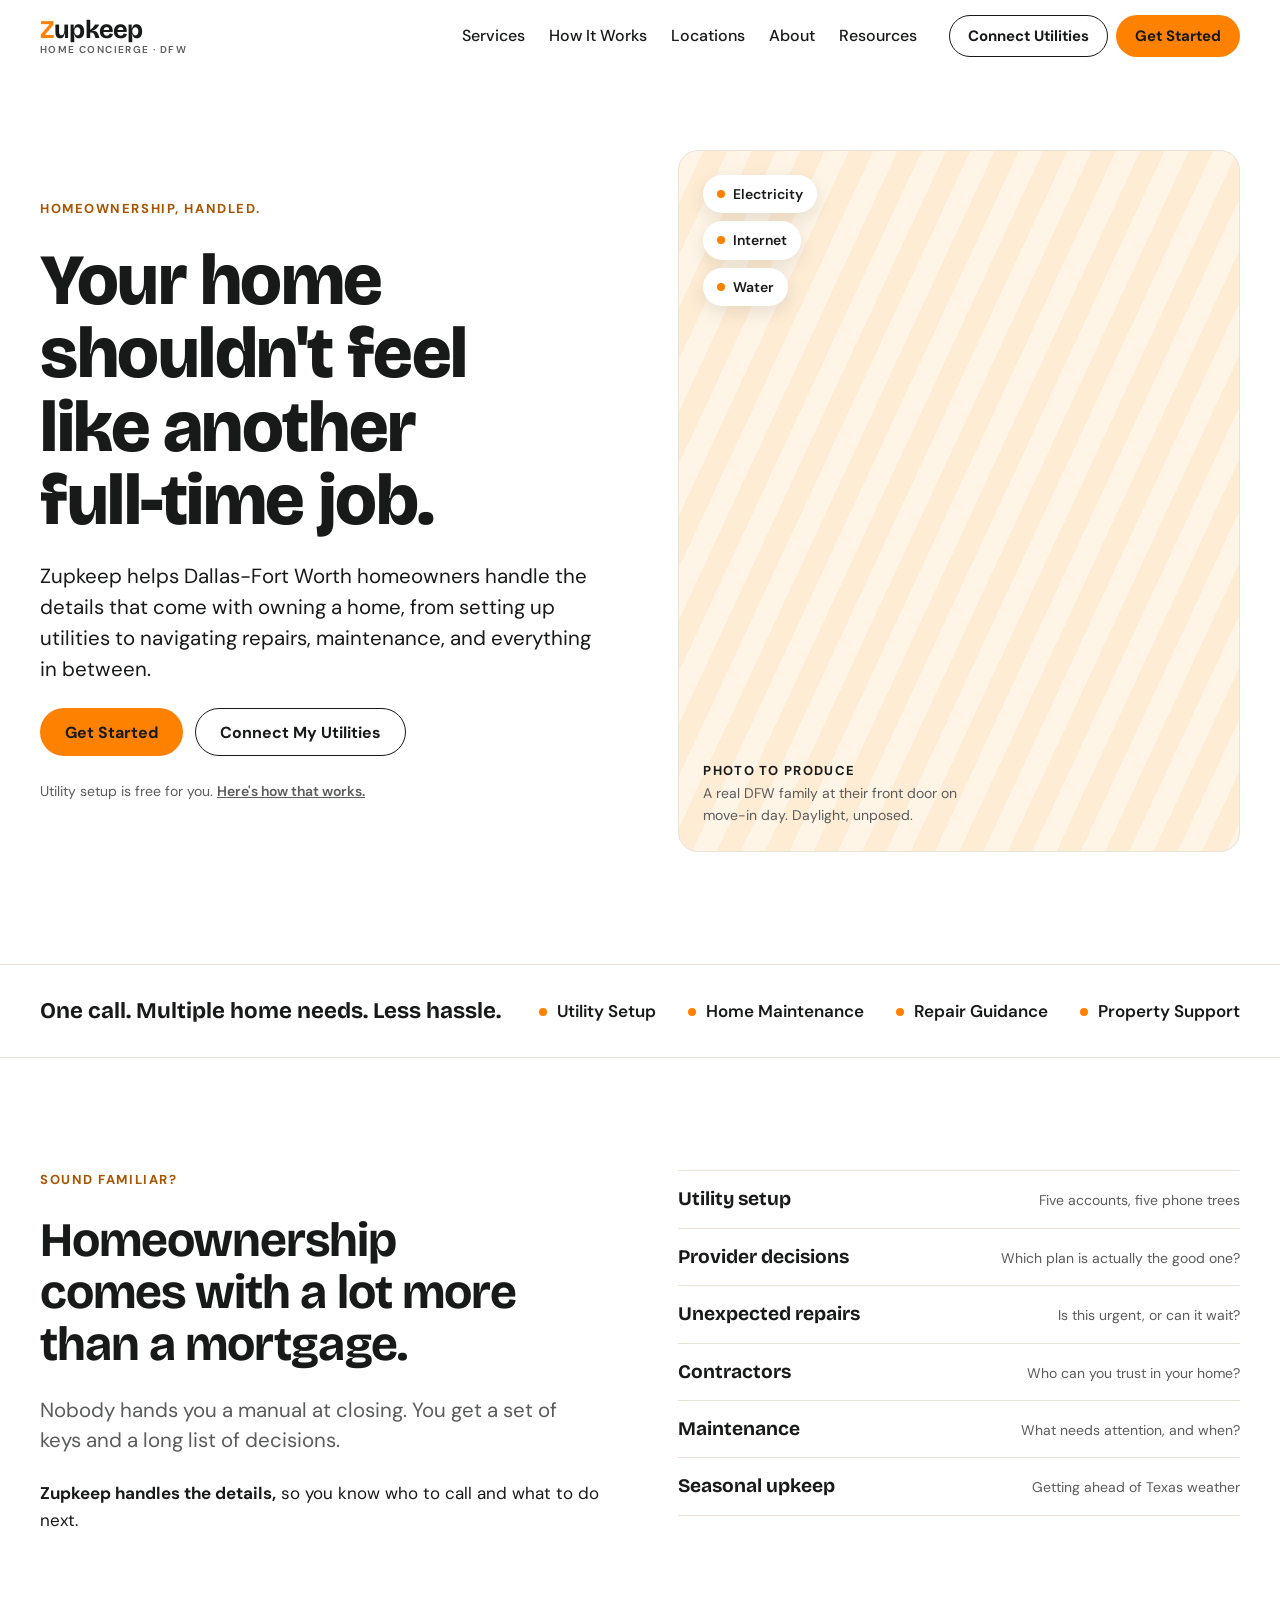
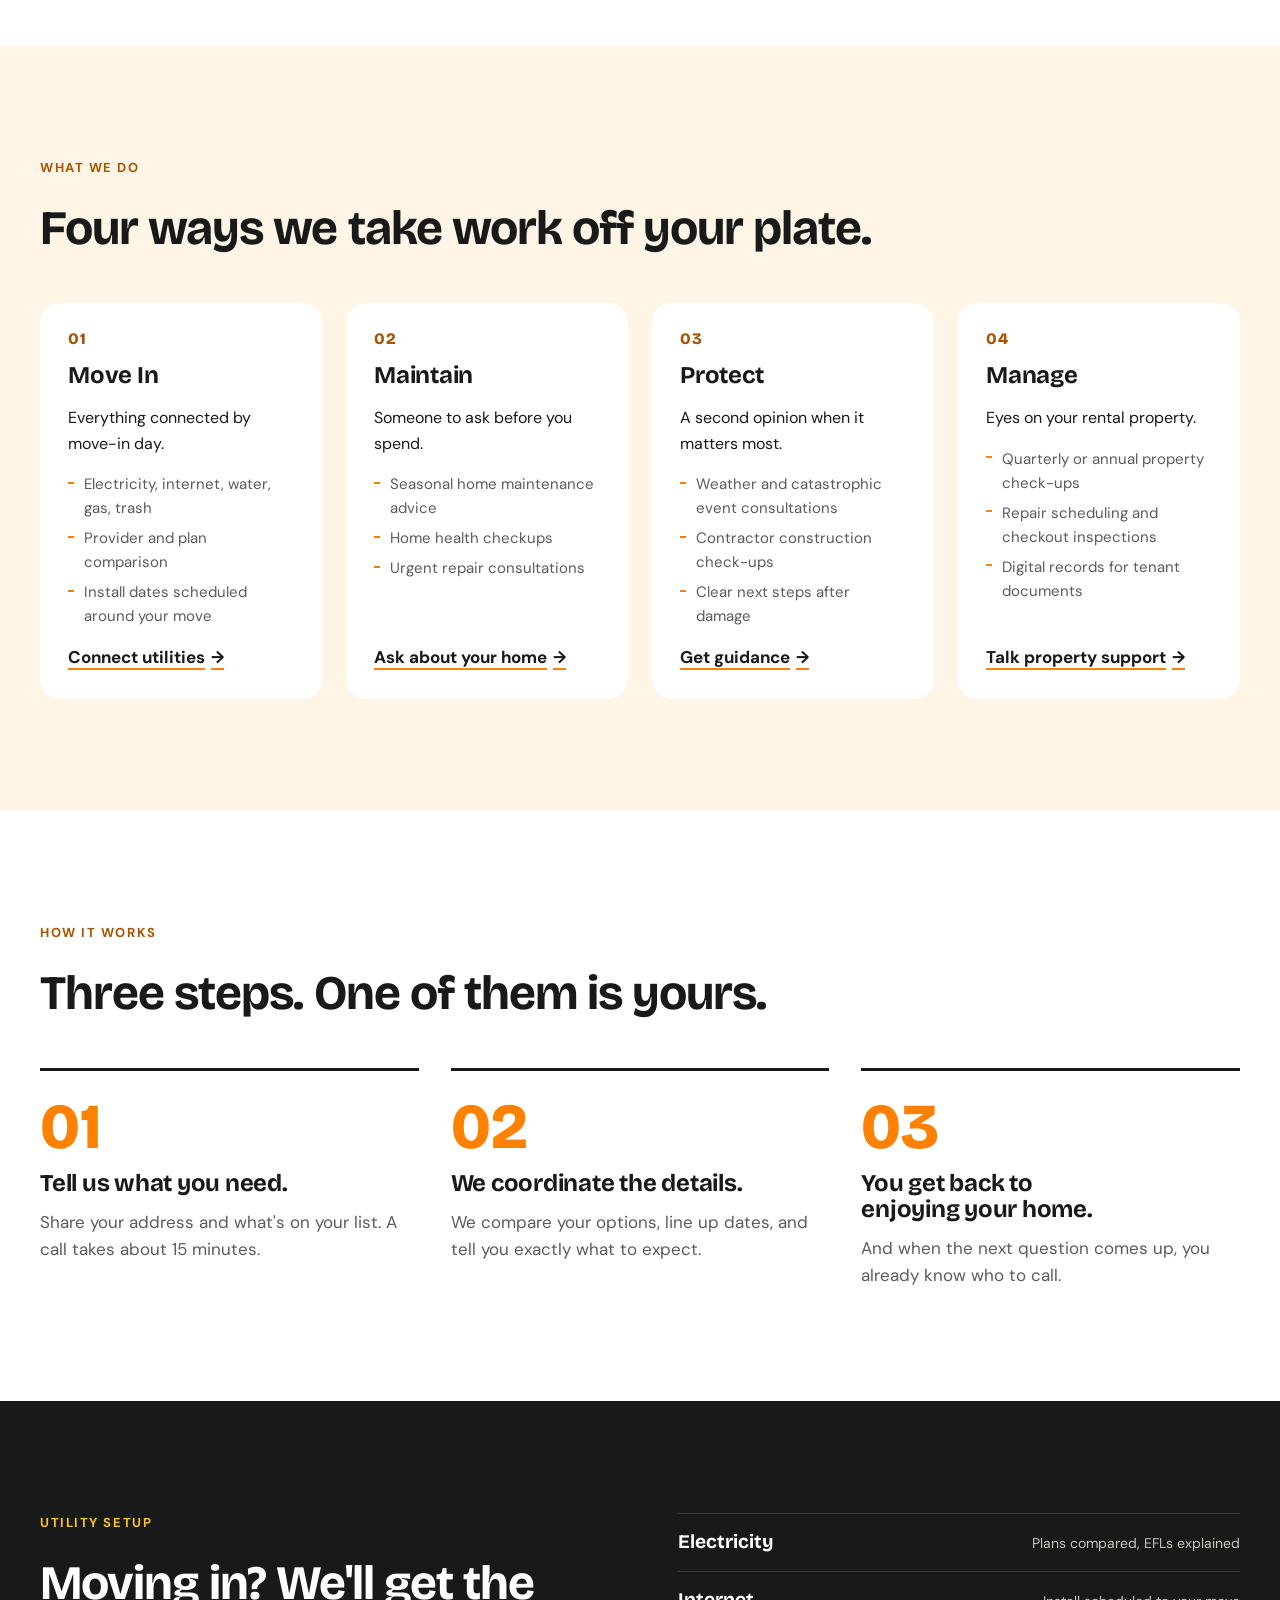
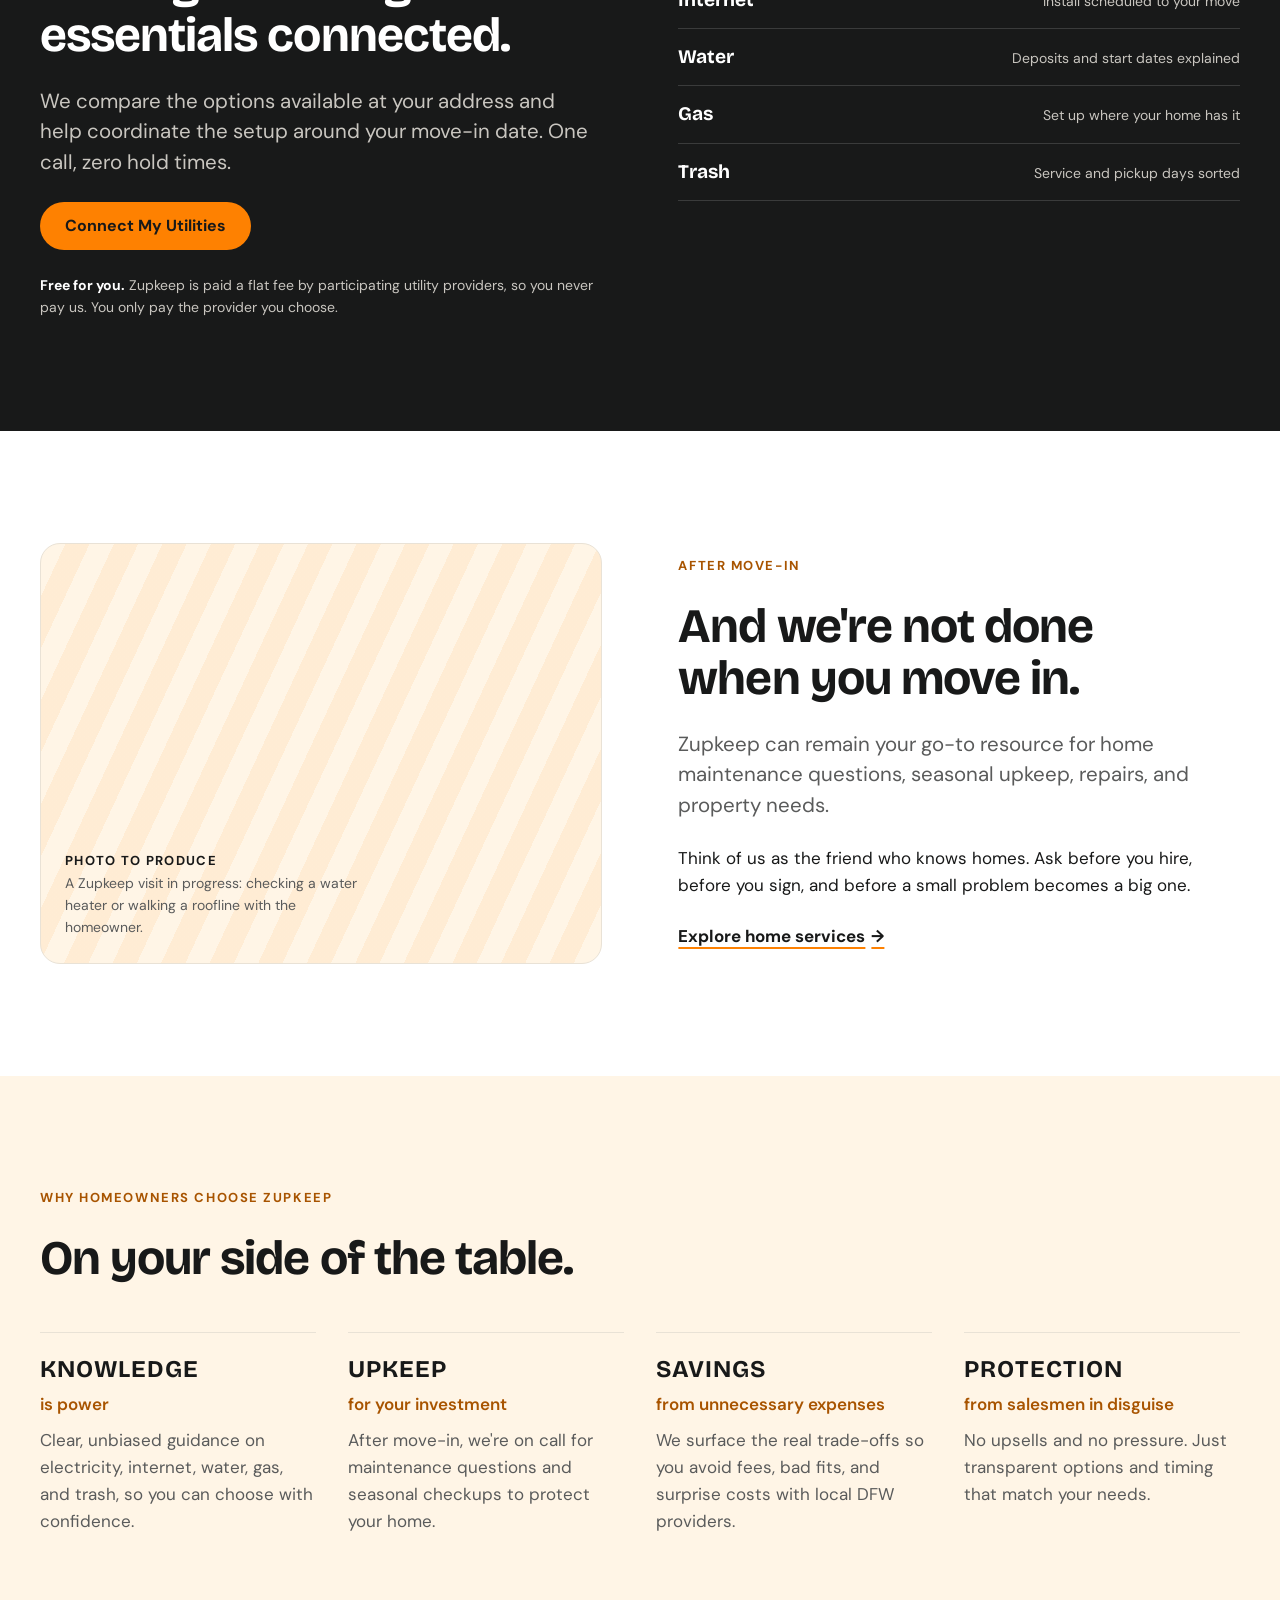
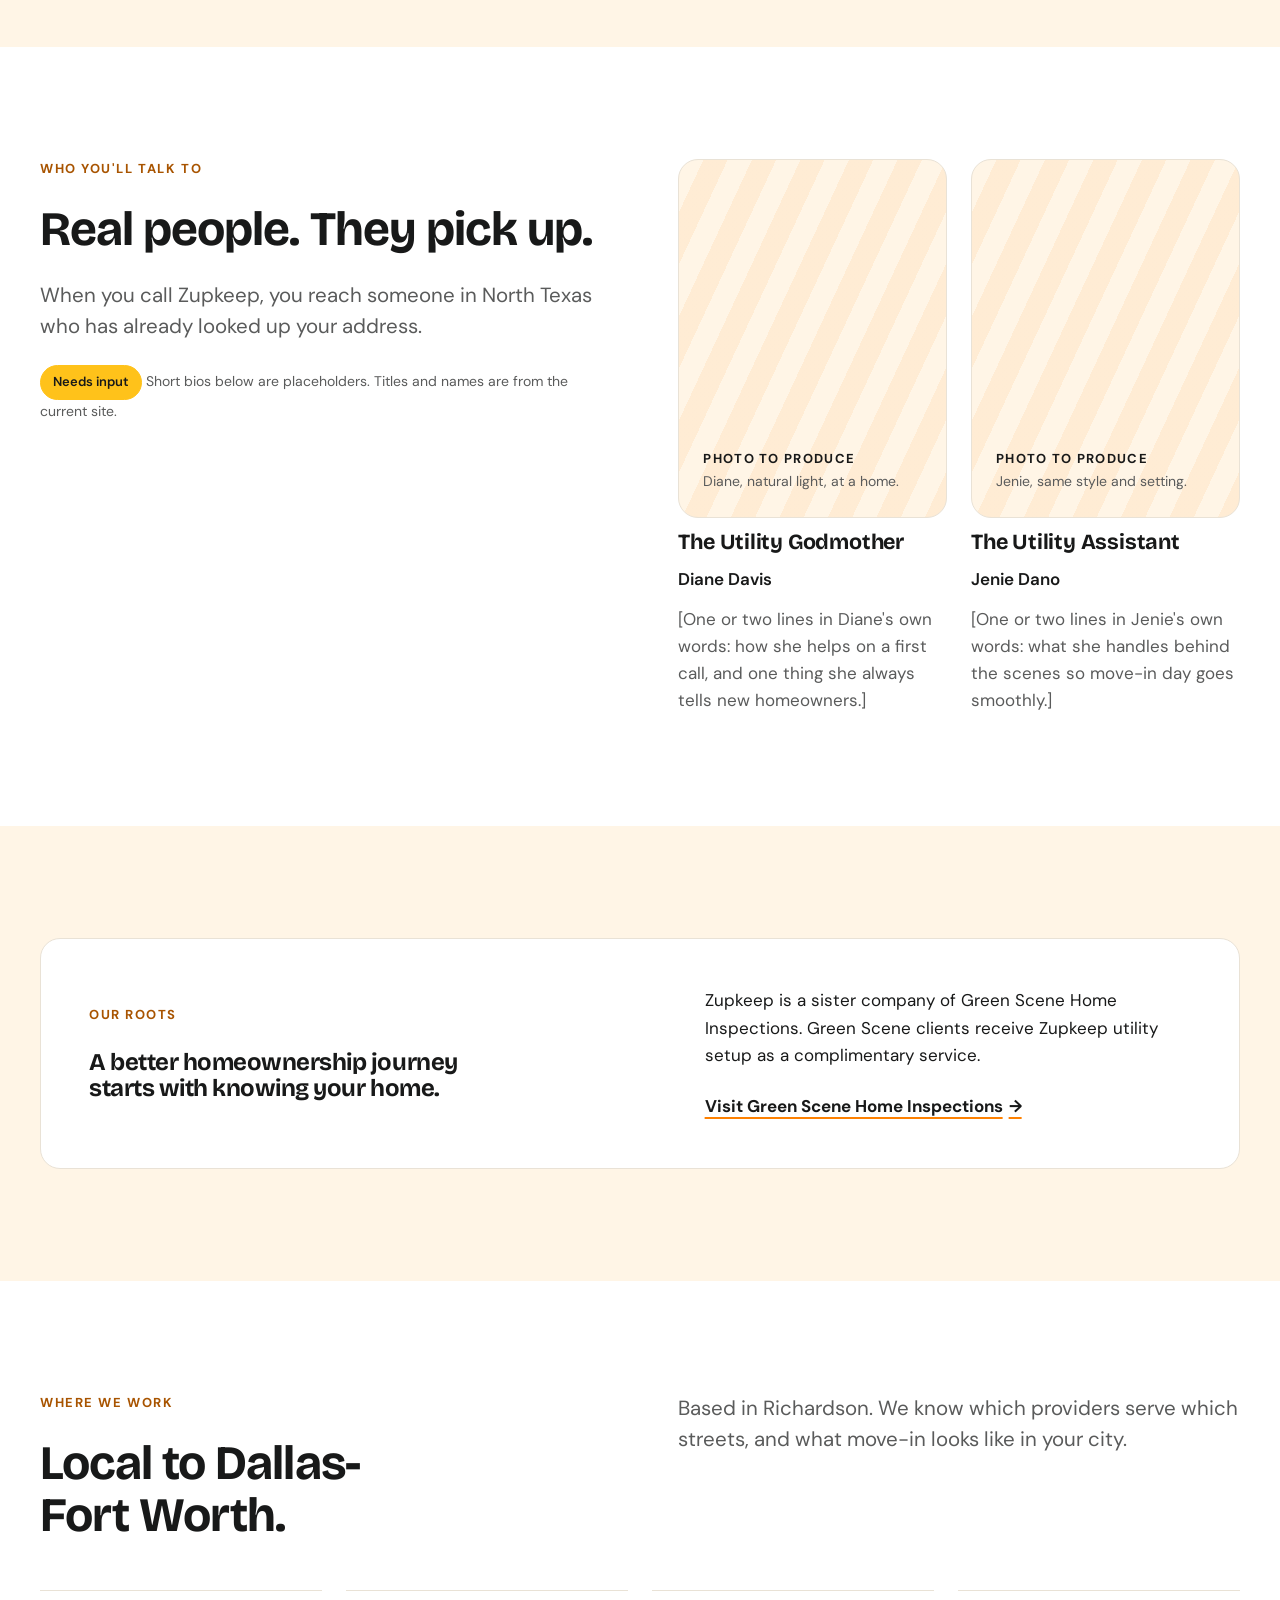
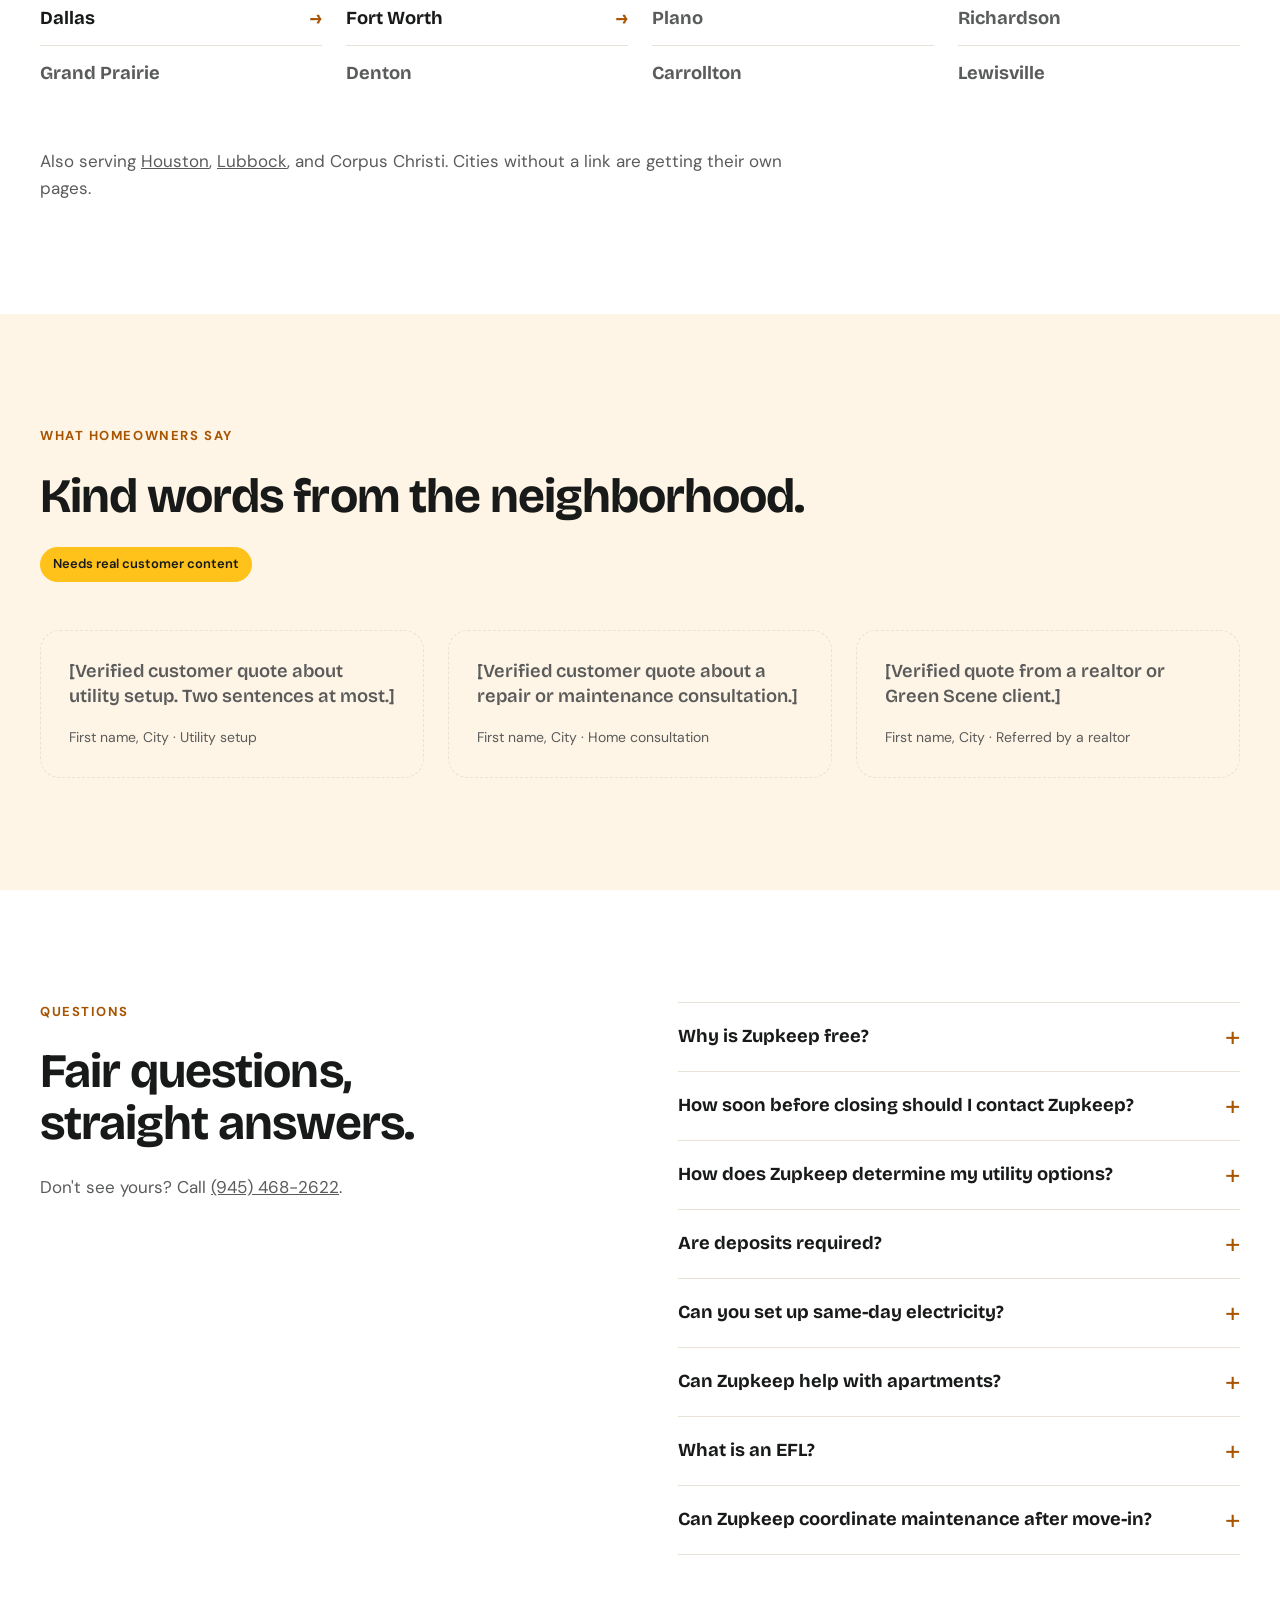
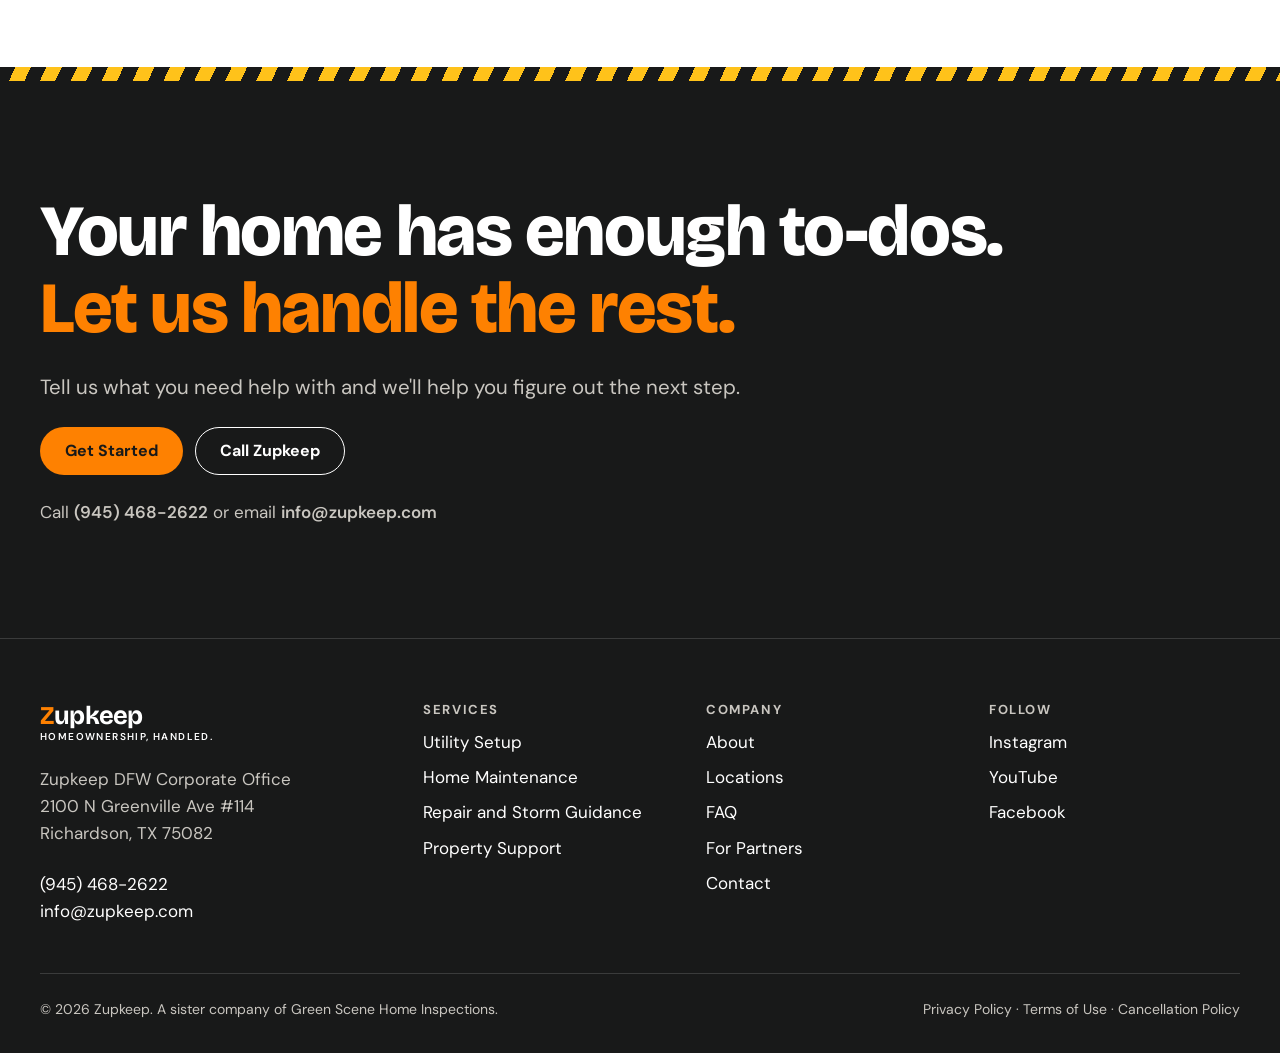
<file: index.html>
<!DOCTYPE html>
<html lang="en">
<head>
<meta charset="utf-8">
<meta name="viewport" content="width=device-width, initial-scale=1, viewport-fit=cover">
<title>Zupkeep | Home Concierge and Utility Setup in Dallas-Fort Worth</title>
<meta name="robots" content="noindex, nofollow">
<meta name="description" content="Zupkeep helps DFW homeowners handle the details of owning a home: free utility setup at move-in, then maintenance, repair, and property guidance for as long as you own it.">
<link rel="canonical" href="https://www.zupkeep.com/">
<meta property="og:type" content="website">
<meta property="og:site_name" content="Zupkeep">
<meta property="og:title" content="Zupkeep | Home Concierge and Utility Setup in Dallas-Fort Worth">
<meta property="og:description" content="Zupkeep helps DFW homeowners handle the details of owning a home: free utility setup at move-in, then maintenance, repair, and property guidance for as long as you own it.">
<meta property="og:url" content="https://www.zupkeep.com/">
<!-- TODO: replace with a real 1200x630 share image -->
<meta property="og:image" content="https://www.zupkeep.com/assets/images/og-zupkeep.jpg">
<meta name="twitter:card" content="summary_large_image">
<link rel="preconnect" href="https://fonts.googleapis.com">
<link rel="preconnect" href="https://fonts.gstatic.com" crossorigin>
<link rel="stylesheet" href="https://fonts.googleapis.com/css2?family=Bricolage+Grotesque:opsz,wght@12..96,600;12..96,700;12..96,800&family=DM+Sans:opsz,wght@9..40,400;9..40,500;9..40,600;9..40,700&display=swap">
<link rel="stylesheet" href="variables.css">
<link rel="stylesheet" href="global.css">
<link rel="stylesheet" href="components.css">
<link rel="stylesheet" href="responsive.css">
<script type="application/ld+json">{"@context":"https://schema.org","@type":"LocalBusiness","@id":"https://www.zupkeep.com/#business","name":"Zupkeep","url":"https://www.zupkeep.com/","telephone":"+1-945-468-2622","email":"info@zupkeep.com","address":{"@type":"PostalAddress","streetAddress":"2100 N Greenville Ave #114","addressLocality":"Richardson","addressRegion":"TX","postalCode":"75082","addressCountry":"US"},"areaServed":["Dallas","Fort Worth","Plano","Richardson","Grand Prairie","Denton","Carrollton","Lewisville"],"parentOrganization":{"@type":"Organization","name":"Green Scene Home Inspections","url":"https://www.greenscenehomeinspections.com/"},"sameAs":["https://www.instagram.com/zupkeep","https://youtube.com/@zupkeep"]}</script>
<script type="application/ld+json">{"@context": "https://schema.org", "@type": "FAQPage", "mainEntity": [{"@type": "Question", "name": "Why is Zupkeep free?", "acceptedAnswer": {"@type": "Answer", "text": "Zupkeep is paid a flat fee by participating utility providers, so you never pay us. You only pay the provider you choose. For Green Scene Home Inspections clients, it is a complimentary service."}}, {"@type": "Question", "name": "How soon before closing should I contact Zupkeep?", "acceptedAnswer": {"@type": "Answer", "text": "We suggest two to four weeks before moving in, or as early as possible."}}, {"@type": "Question", "name": "How does Zupkeep determine my utility options?", "acceptedAnswer": {"@type": "Answer", "text": "Zupkeep uses proprietary software to identify the options available for your address."}}, {"@type": "Question", "name": "Are deposits required?", "acceptedAnswer": {"@type": "Answer", "text": "Deposits are set by the utility provider and can be based on credit, identity verification, prior account history, or random selection. We will tell you what to expect and how to ask about waivers when available. If you have a credit freeze, you will need to temporarily lift it with the credit bureaus before enrollment."}}, {"@type": "Question", "name": "Can you set up same-day electricity?", "acceptedAnswer": {"@type": "Answer", "text": "Often, yes. It depends on the provider's cut-off times and meter access. Ask us early and we will make it happen when possible."}}, {"@type": "Question", "name": "Can Zupkeep help with apartments?", "acceptedAnswer": {"@type": "Answer", "text": "Yes. Zupkeep works with apartments and high-rises, though high-rises often have their own utilities."}}, {"@type": "Question", "name": "What is an EFL?", "acceptedAnswer": {"@type": "Answer", "text": "An EFL (Electricity Facts Label) comes with every deregulated electricity plan in Texas. It is the key to understanding what you will pay per kilowatt-hour."}}, {"@type": "Question", "name": "Can Zupkeep coordinate maintenance after move-in?", "acceptedAnswer": {"@type": "Answer", "text": "Yes. After move-in we are on call for maintenance questions and seasonal checkups, and you can request a consultation for urgent repairs, contractor work, or weather damage."}}]}</script>
</head>
<body>
<a class="skip-link" href="#main">Skip to content</a>
<header class="header">
  <div class="container header__inner">
    <!-- Wordmark stand-in. Replace with the Zupkeep logo file (SVG preferred) in assets/images/. -->
    <a class="logo" href="index.html" aria-label="Zupkeep home"><b><span>Z</span>upkeep</b><small>Home Concierge &middot; DFW</small></a>
    <button class="nav-toggle" type="button" aria-expanded="false" aria-controls="site-nav" aria-label="Menu"><span></span><span></span><span></span></button>
    <nav class="nav" id="site-nav" aria-label="Main">
      <ul class="nav__list">
        <li><a href="#services">Services</a></li>
        <li><a href="#how-it-works">How It Works</a></li>
        <li><a href="#locations">Locations</a></li>
        <li><a href="#team">About</a></li>
        <li><a href="#faq">Resources</a></li>
      </ul>
      <div class="nav__cta">
        <a class="btn btn--secondary btn--sm" href="utilities.html" data-track="connect_utilities" data-placement="nav">Connect Utilities</a>
        <a class="btn btn--primary btn--sm" href="utilities.html#get-started" data-track="get_started" data-placement="nav">Get Started</a>
      </div>
      <p class="nav__phone">Or call <a href="tel:+19454682622" data-track="phone_click" data-placement="menu">(945) 468-2622</a></p>
    </nav>
  </div>
</header>
<main id="main">

<!-- 2. HERO -->
<section class="hero">
  <div class="container split split--center">
    <div class="stack">
      <p class="eyebrow">Homeownership, handled.</p>
      <h1>Your home shouldn't feel like another full-time job.</h1>
      <p class="lead">Zupkeep helps Dallas-Fort Worth homeowners handle the details that come with owning a home, from setting up utilities to navigating repairs, maintenance, and everything in between.</p>
      <div class="btn-row">
        <a class="btn btn--primary" href="utilities.html#get-started" data-track="get_started" data-placement="hero">Get Started</a>
        <a class="btn btn--secondary" href="utilities.html" data-track="connect_utilities" data-placement="hero">Connect My Utilities</a>
      </div>
      <p class="hero__note">Utility setup is free for you. <a href="#faq">Here's how that works.</a></p>
    </div>
    <div class="photo" role="img" aria-label="Placeholder for a photo of a Dallas-Fort Worth home at move-in">
      <!-- Replace with: <img src="assets/images/hero-home.jpg" alt="..." width="960" height="1200" fetchpriority="high"> -->
      <div class="photo__tags"><span class="tag">Electricity</span><span class="tag">Internet</span><span class="tag">Water</span></div>
      <p class="photo__note"><b>Photo to produce</b>A real DFW family at their front door on move-in day. Daylight, unposed.</p>
    </div>
  </div>
</section>

<!-- 3. VALUE STRIP -->
<section class="strip" aria-label="What Zupkeep helps with">
  <div class="container strip__inner">
    <p class="strip__line">One call. Multiple home needs. Less hassle.</p>
    <ul class="strip__list">
      <li><a href="#utilities">Utility Setup</a></li>
      <li><a href="#services">Home Maintenance</a></li>
      <li><a href="#services">Repair Guidance</a></li>
      <li><a href="#services">Property Support</a></li>
    </ul>
  </div>
</section>

<!-- 4. THE PROBLEM -->
<section class="section">
  <div class="container split reveal">
    <div class="stack">
      <p class="eyebrow">Sound familiar?</p>
      <h2>Homeownership comes with a lot more than a mortgage.</h2>
      <p class="lead muted">Nobody hands you a manual at closing. You get a set of keys and a long list of decisions.</p>
      <p><strong>Zupkeep handles the details,</strong> so you know who to call and what to do next.</p>
    </div>
    <ul class="ruled">
      <li><strong>Utility setup</strong><span>Five accounts, five phone trees</span></li>
      <li><strong>Provider decisions</strong><span>Which plan is actually the good one?</span></li>
      <li><strong>Unexpected repairs</strong><span>Is this urgent, or can it wait?</span></li>
      <li><strong>Contractors</strong><span>Who can you trust in your home?</span></li>
      <li><strong>Maintenance</strong><span>What needs attention, and when?</span></li>
      <li><strong>Seasonal upkeep</strong><span>Getting ahead of Texas weather</span></li>
    </ul>
  </div>
</section>

<!-- 5. CORE SERVICES -->
<section class="section section--surface" id="services">
  <div class="container stack stack--lg">
    <div class="stack reveal">
      <p class="eyebrow">What we do</p>
      <h2>Four ways we take work off your plate.</h2>
    </div>
    <div class="cards reveal">
      <article class="card">
        <p class="card__num">01</p><h3>Move In</h3>
        <p>Everything connected by move-in day.</p>
        <ul class="card__list"><li>Electricity, internet, water, gas, trash</li><li>Provider and plan comparison</li><li>Install dates scheduled around your move</li></ul>
        <a class="link" href="utilities.html" data-track="connect_utilities" data-placement="service_card">Connect utilities</a>
      </article>
      <article class="card">
        <p class="card__num">02</p><h3>Maintain</h3>
        <p>Someone to ask before you spend.</p>
        <ul class="card__list"><li>Seasonal home maintenance advice</li><li>Home health checkups</li><li>Urgent repair consultations</li></ul>
        <a class="link" href="utilities.html#get-started" data-track="home_maintenance_consultation" data-placement="service_card">Ask about your home</a>
      </article>
      <article class="card">
        <p class="card__num">03</p><h3>Protect</h3>
        <p>A second opinion when it matters most.</p>
        <ul class="card__list"><li>Weather and catastrophic event consultations</li><li>Contractor construction check-ups</li><li>Clear next steps after damage</li></ul>
        <a class="link" href="utilities.html#get-started" data-track="home_repair_consultation" data-placement="service_card">Get guidance</a>
      </article>
      <article class="card">
        <p class="card__num">04</p><h3>Manage</h3>
        <p>Eyes on your rental property.</p>
        <ul class="card__list"><li>Quarterly or annual property check-ups</li><li>Repair scheduling and checkout inspections</li><li>Digital records for tenant documents</li></ul>
        <a class="link" href="utilities.html#get-started" data-track="property_management_consultation" data-placement="service_card">Talk property support</a>
      </article>
    </div>
  </div>
</section>

<!-- 6. HOW IT WORKS -->
<section class="section" id="how-it-works">
  <div class="container stack stack--lg">
    <div class="stack reveal">
      <p class="eyebrow">How it works</p>
      <h2>Three steps. One of them is yours.</h2>
    </div>
    <ol class="steps reveal">
      <li class="step"><h3>Tell us what you need.</h3><p class="muted">Share your address and what's on your list. A call takes about 15 minutes.</p></li>
      <li class="step"><h3>We coordinate the details.</h3><p class="muted">We compare your options, line up dates, and tell you exactly what to expect.</p></li>
      <li class="step"><h3>You get back to enjoying your home.</h3><p class="muted">And when the next question comes up, you already know who to call.</p></li>
    </ol>
  </div>
</section>

<!-- 7. UTILITY CONNECTION -->
<section class="section section--dark" id="utilities">
  <div class="container split reveal">
    <div class="stack">
      <p class="eyebrow">Utility setup</p>
      <h2>Moving in? We'll get the essentials connected.</h2>
      <p class="lead muted">We compare the options available at your address and help coordinate the setup around your move-in date. One call, zero hold times.</p>
      <div class="btn-row">
        <a class="btn btn--primary" href="utilities.html" data-track="connect_utilities" data-placement="utility_section">Connect My Utilities</a>
      </div>
      <p class="muted" style="font-size:var(--text-small)"><strong style="color:var(--zupkeep-on-dark)">Free for you.</strong> Zupkeep is paid a flat fee by participating utility providers, so you never pay us. You only pay the provider you choose.</p>
    </div>
    <ul class="ruled">
      <li><strong>Electricity</strong><span>Plans compared, EFLs explained</span></li>
      <li><strong>Internet</strong><span>Install scheduled to your move</span></li>
      <li><strong>Water</strong><span>Deposits and start dates explained</span></li>
      <li><strong>Gas</strong><span>Set up where your home has it</span></li>
      <li><strong>Trash</strong><span>Service and pickup days sorted</span></li>
    </ul>
  </div>
</section>

<!-- 8. ONGOING CONCIERGE -->
<section class="section">
  <div class="container split split--center reveal">
    <div class="photo photo--wide" role="img" aria-label="Placeholder for a photo of a Zupkeep home checkup">
      <p class="photo__note"><b>Photo to produce</b>A Zupkeep visit in progress: checking a water heater or walking a roofline with the homeowner.</p>
    </div>
    <div class="stack">
      <p class="eyebrow">After move-in</p>
      <h2>And we're not done when you move in.</h2>
      <p class="lead muted">Zupkeep can remain your go-to resource for home maintenance questions, seasonal upkeep, repairs, and property needs.</p>
      <p>Think of us as the friend who knows homes. Ask before you hire, before you sign, and before a small problem becomes a big one.</p>
      <a class="link" href="#services" data-track="explore_home_services" data-placement="concierge_section">Explore home services</a>
    </div>
  </div>
</section>

<!-- 9. WHY ZUPKEEP -->
<section class="section section--surface" id="why">
  <div class="container stack stack--lg">
    <div class="stack reveal">
      <p class="eyebrow">Why homeowners choose Zupkeep</p>
      <h2>On your side of the table.</h2>
    </div>
    <div class="pillars reveal">
      <div class="pillar"><h3>Knowledge</h3><em>is power</em><p class="muted">Clear, unbiased guidance on electricity, internet, water, gas, and trash, so you can choose with confidence.</p></div>
      <div class="pillar"><h3>Upkeep</h3><em>for your investment</em><p class="muted">After move-in, we're on call for maintenance questions and seasonal checkups to protect your home.</p></div>
      <div class="pillar"><h3>Savings</h3><em>from unnecessary expenses</em><p class="muted">We surface the real trade-offs so you avoid fees, bad fits, and surprise costs with local DFW providers.</p></div>
      <div class="pillar"><h3>Protection</h3><em>from salesmen in disguise</em><p class="muted">No upsells and no pressure. Just transparent options and timing that match your needs.</p></div>
    </div>
  </div>
</section>

<!-- 10. HUMAN TEAM -->
<section class="section" id="team">
  <div class="container split reveal">
    <div class="stack">
      <p class="eyebrow">Who you'll talk to</p>
      <h2>Real people. They pick up.</h2>
      <p class="lead muted">When you call Zupkeep, you reach someone in North Texas who has already looked up your address.</p>
      <p class="muted" style="font-size:var(--text-small)"><span class="badge badge--flag">Needs input</span> Short bios below are placeholders. Titles and names are from the current site.</p>
    </div>
    <div class="team">
      <article class="person">
        <div class="photo photo--portrait" role="img" aria-label="Placeholder for a portrait of Diane Davis"><p class="photo__note"><b>Photo to produce</b>Diane, natural light, at a home.</p></div>
        <h3 class="person__nick">The Utility Godmother</h3>
        <p class="person__name">Diane Davis</p>
        <p class="muted">[One or two lines in Diane's own words: how she helps on a first call, and one thing she always tells new homeowners.]</p>
      </article>
      <article class="person">
        <div class="photo photo--portrait" role="img" aria-label="Placeholder for a portrait of Jenie Dano"><p class="photo__note"><b>Photo to produce</b>Jenie, same style and setting.</p></div>
        <h3 class="person__nick">The Utility Assistant</h3>
        <p class="person__name">Jenie Dano</p>
        <p class="muted">[One or two lines in Jenie's own words: what she handles behind the scenes so move-in day goes smoothly.]</p>
      </article>
    </div>
  </div>
</section>

<!-- 11. GREEN SCENE -->
<section class="section section--surface">
  <div class="container">
    <div class="note reveal">
      <div class="stack">
        <p class="eyebrow">Our roots</p>
        <h2 style="font-size:var(--text-h3)">A better homeownership journey starts with knowing your home.</h2>
      </div>
      <div class="stack">
        <p>Zupkeep is a sister company of Green Scene Home Inspections. Green Scene clients receive Zupkeep utility setup as a complimentary service.</p>
        <a class="link" href="https://www.greenscenehomeinspections.com/" rel="noopener">Visit Green Scene Home Inspections</a>
      </div>
    </div>
  </div>
</section>

<!-- 12. LOCATIONS -->
<section class="section" id="locations">
  <div class="container stack stack--lg">
    <div class="split reveal">
      <div class="stack"><p class="eyebrow">Where we work</p><h2>Local to Dallas-Fort Worth.</h2></div>
      <p class="lead muted">Based in Richardson. We know which providers serve which streets, and what move-in looks like in your city.</p>
    </div>
    <nav class="cities reveal" aria-label="Dallas-Fort Worth service areas">
      <a href="dallas.html">Dallas</a>
      <a href="https://www.zupkeep.com/fort-worth">Fort Worth</a>
      <span>Plano</span><span>Richardson</span><span>Grand Prairie</span><span>Denton</span><span>Carrollton</span><span>Lewisville</span>
    </nav>
    <p class="muted reveal">Also serving <a href="https://www.zupkeep.com/houston">Houston</a>, <a href="https://www.zupkeep.com/lubbock">Lubbock</a>, and Corpus Christi. Cities without a link are getting their own pages.</p>
  </div>
</section>

<!-- 13. TESTIMONIALS (placeholder structure, no invented quotes) -->
<section class="section section--surface" id="reviews">
  <div class="container stack stack--lg">
    <div class="stack reveal">
      <p class="eyebrow">What homeowners say</p>
      <h2>Kind words from the neighborhood.</h2>
      <p><span class="badge badge--flag">Needs real customer content</span></p>
    </div>
    <div class="quotes reveal">
      <figure class="quote"><blockquote>[Verified customer quote about utility setup. Two sentences at most.]</blockquote><figcaption>First name, City &middot; Utility setup</figcaption></figure>
      <figure class="quote"><blockquote>[Verified customer quote about a repair or maintenance consultation.]</blockquote><figcaption>First name, City &middot; Home consultation</figcaption></figure>
      <figure class="quote"><blockquote>[Verified quote from a realtor or Green Scene client.]</blockquote><figcaption>First name, City &middot; Referred by a realtor</figcaption></figure>
    </div>
  </div>
</section>

<!-- 14. FAQ -->
<section class="section" id="faq">
  <div class="container split reveal">
    <div class="stack">
      <p class="eyebrow">Questions</p>
      <h2>Fair questions, straight answers.</h2>
      <p class="muted">Don't see yours? Call <a href="tel:+19454682622" data-track="phone_click" data-placement="faq">(945) 468-2622</a>.</p>
    </div>
    <div class="faq">
  <div class="faq__item">
    <h3 style="font-size:inherit"><button class="faq__q" type="button" aria-expanded="false" aria-controls="faq-0">Why is Zupkeep free?</button></h3>
    <div class="faq__a" id="faq-0" hidden><p>Zupkeep is paid a flat fee by participating utility providers, so you never pay us. You only pay the provider you choose. For Green Scene Home Inspections clients, it is a complimentary service.</p></div>
  </div>
  <div class="faq__item">
    <h3 style="font-size:inherit"><button class="faq__q" type="button" aria-expanded="false" aria-controls="faq-1">How soon before closing should I contact Zupkeep?</button></h3>
    <div class="faq__a" id="faq-1" hidden><p>We suggest two to four weeks before moving in, or as early as possible.</p></div>
  </div>
  <div class="faq__item">
    <h3 style="font-size:inherit"><button class="faq__q" type="button" aria-expanded="false" aria-controls="faq-2">How does Zupkeep determine my utility options?</button></h3>
    <div class="faq__a" id="faq-2" hidden><p>Zupkeep uses proprietary software to identify the options available for your address.</p></div>
  </div>
  <div class="faq__item">
    <h3 style="font-size:inherit"><button class="faq__q" type="button" aria-expanded="false" aria-controls="faq-3">Are deposits required?</button></h3>
    <div class="faq__a" id="faq-3" hidden><p>Deposits are set by the utility provider and can be based on credit, identity verification, prior account history, or random selection. We will tell you what to expect and how to ask about waivers when available. If you have a credit freeze, you will need to temporarily lift it with the credit bureaus before enrollment.</p></div>
  </div>
  <div class="faq__item">
    <h3 style="font-size:inherit"><button class="faq__q" type="button" aria-expanded="false" aria-controls="faq-4">Can you set up same-day electricity?</button></h3>
    <div class="faq__a" id="faq-4" hidden><p>Often, yes. It depends on the provider's cut-off times and meter access. Ask us early and we will make it happen when possible.</p></div>
  </div>
  <div class="faq__item">
    <h3 style="font-size:inherit"><button class="faq__q" type="button" aria-expanded="false" aria-controls="faq-5">Can Zupkeep help with apartments?</button></h3>
    <div class="faq__a" id="faq-5" hidden><p>Yes. Zupkeep works with apartments and high-rises, though high-rises often have their own utilities.</p></div>
  </div>
  <div class="faq__item">
    <h3 style="font-size:inherit"><button class="faq__q" type="button" aria-expanded="false" aria-controls="faq-6">What is an EFL?</button></h3>
    <div class="faq__a" id="faq-6" hidden><p>An EFL (Electricity Facts Label) comes with every deregulated electricity plan in Texas. It is the key to understanding what you will pay per kilowatt-hour.</p></div>
  </div>
  <div class="faq__item">
    <h3 style="font-size:inherit"><button class="faq__q" type="button" aria-expanded="false" aria-controls="faq-7">Can Zupkeep coordinate maintenance after move-in?</button></h3>
    <div class="faq__a" id="faq-7" hidden><p>Yes. After move-in we are on call for maintenance questions and seasonal checkups, and you can request a consultation for urgent repairs, contractor work, or weather damage.</p></div>
  </div>
</div>
  </div>
</section>

<!-- 15. FINAL CTA -->
<div class="stripe" aria-hidden="true"></div>
<section class="section section--dark final">
  <div class="container stack reveal">
    <h2>Your home has enough to-dos. <span>Let us handle the rest.</span></h2>
    <p class="lead muted">Tell us what you need help with and we'll help you figure out the next step.</p>
    <div class="btn-row">
      <a class="btn btn--primary" href="utilities.html#get-started" data-track="get_started" data-placement="final_cta">Get Started</a>
      <a class="btn btn--secondary" href="tel:+19454682622" data-track="phone_click" data-placement="final_cta">Call Zupkeep</a>
    </div>
    <p class="muted">Call <span class="contact-line">(945) 468-2622</span> or email <span class="contact-line">info@zupkeep.com</span></p>
  </div>
</section>
</main>
<footer class="footer">
  <div class="container">
    <div class="footer__grid">
      <div class="stack">
        <a class="logo" href="index.html" aria-label="Zupkeep home"><b><span>Z</span>upkeep</b><small>Homeownership, handled.</small></a>
        <address>Zupkeep DFW Corporate Office<br>2100 N Greenville Ave #114<br>Richardson, TX 75082</address>
        <p><a href="tel:+19454682622" data-track="phone_click" data-placement="footer">(945) 468-2622</a><br><a href="mailto:info@zupkeep.com" data-track="email_click" data-placement="footer">info@zupkeep.com</a></p>
      </div>
      <nav aria-label="Services">
        <h3>Services</h3>
        <ul>
          <li><a href="utilities.html">Utility Setup</a></li>
          <li><a href="#services">Home Maintenance</a></li>
          <li><a href="#services">Repair and Storm Guidance</a></li>
          <li><a href="#services">Property Support</a></li>
        </ul>
      </nav>
      <nav aria-label="Company">
        <h3>Company</h3>
        <ul>
          <li><a href="#team">About</a></li>
          <li><a href="#locations">Locations</a></li>
          <li><a href="#faq">FAQ</a></li>
          <li><a href="https://www.zupkeep.com/contact-us" data-track="partner_with_zupkeep" data-placement="footer">For Partners</a></li>
          <li><a href="https://www.zupkeep.com/contact-us" data-track="contact_zupkeep" data-placement="footer">Contact</a></li>
        </ul>
      </nav>
      <nav aria-label="Follow">
        <h3>Follow</h3>
        <ul>
          <li><a href="https://www.instagram.com/zupkeep" rel="noopener">Instagram</a></li>
          <li><a href="https://youtube.com/@zupkeep" rel="noopener">YouTube</a></li>
          <li><a href="https://www.zupkeep.com/" rel="noopener">Facebook</a><!-- TODO: paste the Facebook page URL --></li>
        </ul>
      </nav>
    </div>
    <div class="footer__legal">
      <span>&copy; <span data-year>2026</span> Zupkeep. A sister company of <a href="https://www.greenscenehomeinspections.com/" rel="noopener">Green Scene Home Inspections</a>.</span>
      <span><!-- TODO: point these at the final policy URLs once confirmed by the business -->
        <a href="https://www.zupkeep.com/blank">Privacy Policy</a> &middot; <a href="https://www.zupkeep.com/">Terms of Use</a> &middot; <a href="https://www.zupkeep.com/">Cancellation Policy</a></span>
    </div>
  </div>
</footer>
<div class="actionbar">
  <a class="btn btn--secondary" href="tel:+19454682622" data-track="phone_click" data-placement="actionbar">Call</a>
  <a class="btn btn--primary" href="utilities.html#get-started" data-track="get_started" data-placement="actionbar">Get Started</a>
</div>
<script src="main.js" defer></script>
</body>
</html>
</file>
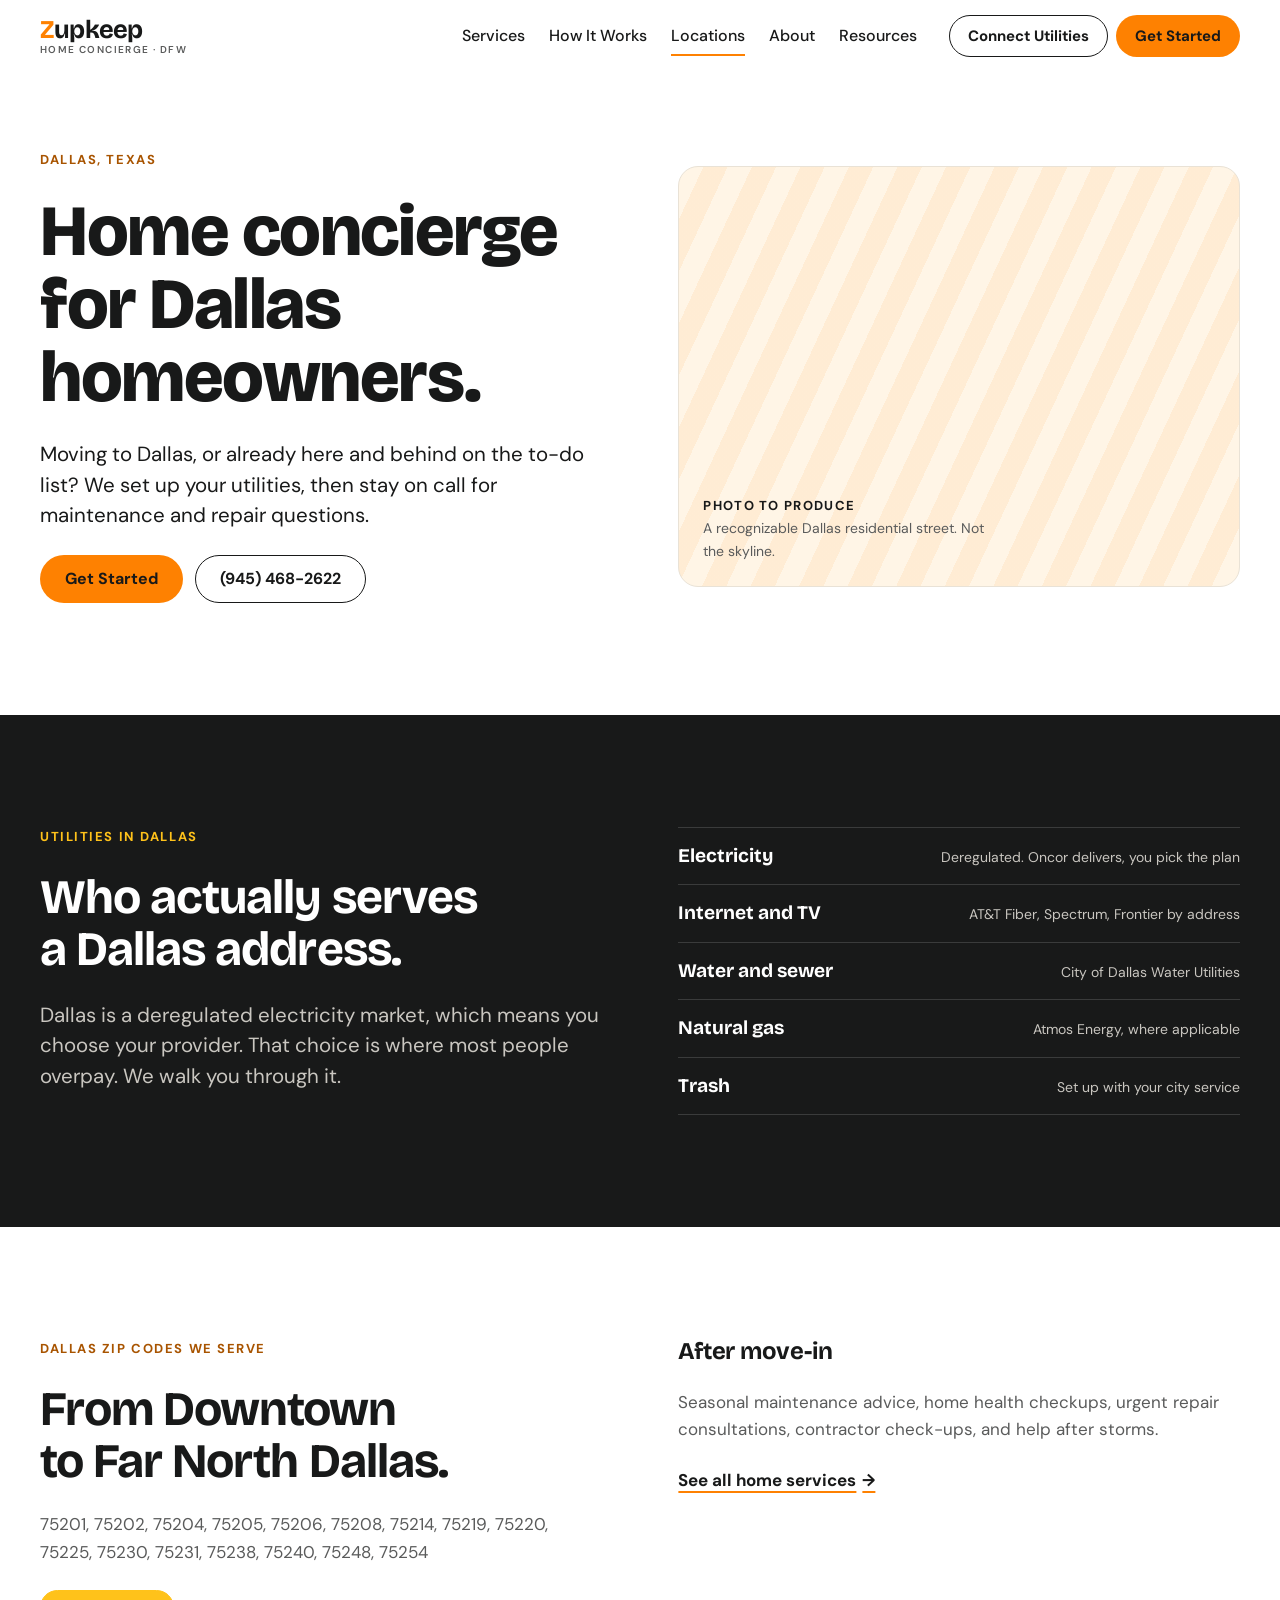
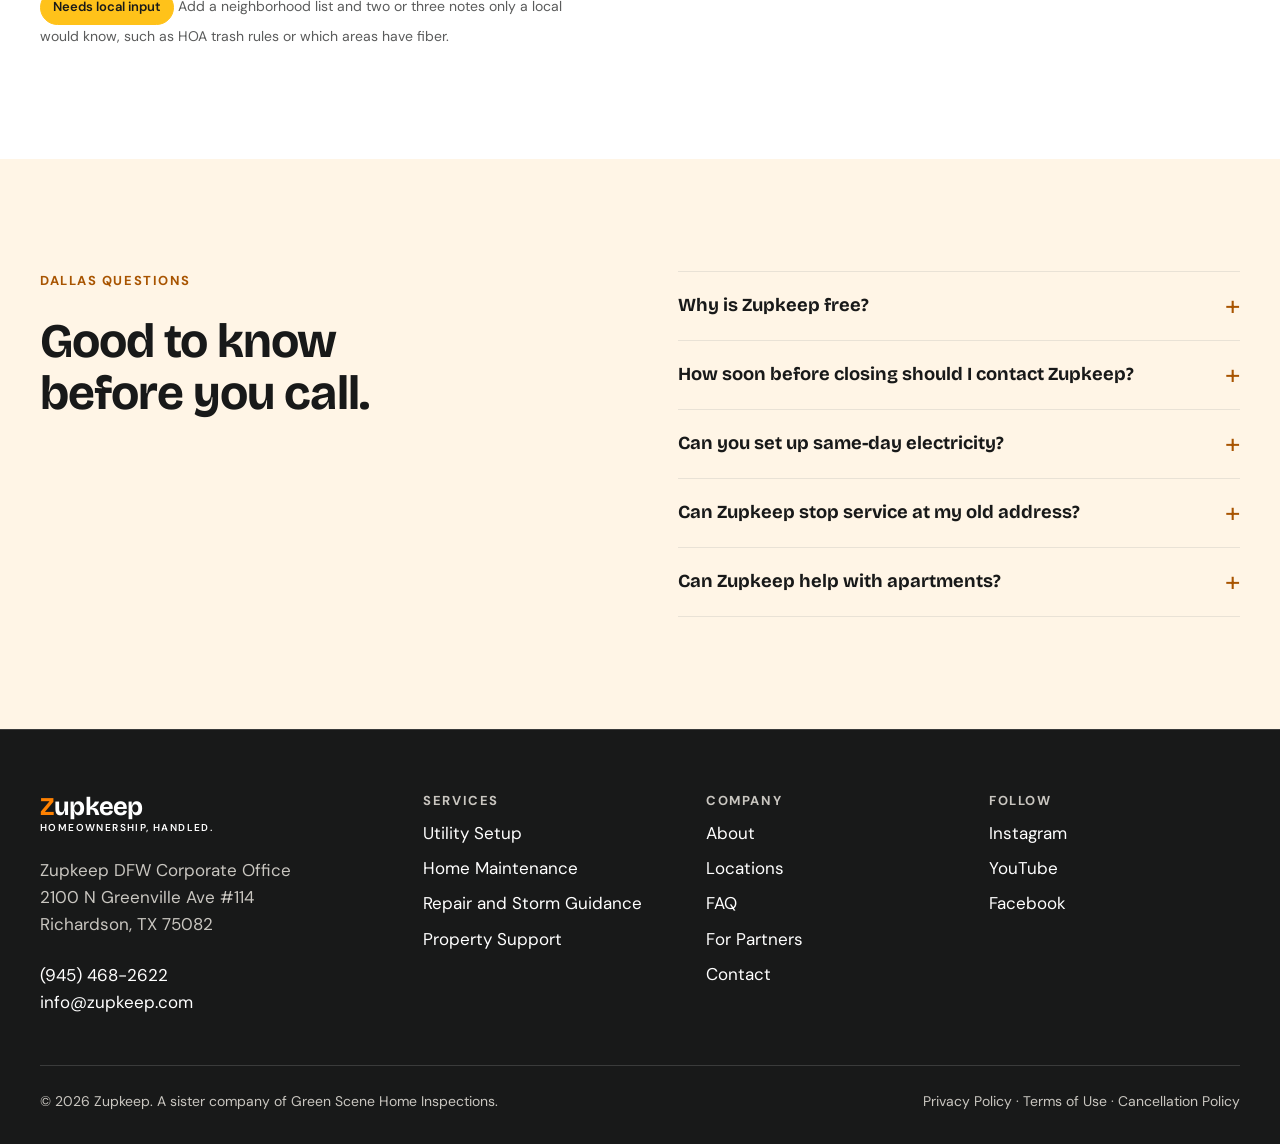
<file: dallas.html>
<!DOCTYPE html>
<html lang="en">
<head>
<meta charset="utf-8">
<meta name="viewport" content="width=device-width, initial-scale=1, viewport-fit=cover">
<title>Home Concierge and Utility Setup in Dallas, TX | Zupkeep</title>
<meta name="robots" content="noindex, nofollow">
<meta name="description" content="Utility setup and ongoing home concierge for Dallas homeowners. We compare providers for your address, schedule installs, and stay on call after move-in.">
<link rel="canonical" href="https://www.zupkeep.com/dallas">
<meta property="og:type" content="website">
<meta property="og:site_name" content="Zupkeep">
<meta property="og:title" content="Home Concierge and Utility Setup in Dallas, TX | Zupkeep">
<meta property="og:description" content="Utility setup and ongoing home concierge for Dallas homeowners. We compare providers for your address, schedule installs, and stay on call after move-in.">
<meta property="og:url" content="https://www.zupkeep.com/dallas">
<!-- TODO: replace with a real 1200x630 share image -->
<meta property="og:image" content="https://www.zupkeep.com/assets/images/og-zupkeep.jpg">
<meta name="twitter:card" content="summary_large_image">
<link rel="preconnect" href="https://fonts.googleapis.com">
<link rel="preconnect" href="https://fonts.gstatic.com" crossorigin>
<link rel="stylesheet" href="https://fonts.googleapis.com/css2?family=Bricolage+Grotesque:opsz,wght@12..96,600;12..96,700;12..96,800&family=DM+Sans:opsz,wght@9..40,400;9..40,500;9..40,600;9..40,700&display=swap">
<link rel="stylesheet" href="variables.css">
<link rel="stylesheet" href="global.css">
<link rel="stylesheet" href="components.css">
<link rel="stylesheet" href="responsive.css">

</head>
<body>
<a class="skip-link" href="#main">Skip to content</a>
<header class="header">
  <div class="container header__inner">
    <!-- Wordmark stand-in. Replace with the Zupkeep logo file (SVG preferred) in assets/images/. -->
    <a class="logo" href="index.html" aria-label="Zupkeep home"><b><span>Z</span>upkeep</b><small>Home Concierge &middot; DFW</small></a>
    <button class="nav-toggle" type="button" aria-expanded="false" aria-controls="site-nav" aria-label="Menu"><span></span><span></span><span></span></button>
    <nav class="nav" id="site-nav" aria-label="Main">
      <ul class="nav__list">
        <li><a href="index.html#services">Services</a></li>
        <li><a href="index.html#how-it-works">How It Works</a></li>
        <li><a href="index.html#locations" aria-current="page">Locations</a></li>
        <li><a href="index.html#team">About</a></li>
        <li><a href="index.html#faq">Resources</a></li>
      </ul>
      <div class="nav__cta">
        <a class="btn btn--secondary btn--sm" href="utilities.html" data-track="connect_utilities" data-placement="nav">Connect Utilities</a>
        <a class="btn btn--primary btn--sm" href="utilities.html#get-started" data-track="get_started" data-placement="nav">Get Started</a>
      </div>
      <p class="nav__phone">Or call <a href="tel:+19454682622" data-track="phone_click" data-placement="menu">(945) 468-2622</a></p>
    </nav>
  </div>
</header>
<main id="main">
<section class="hero">
  <div class="container split split--center">
    <div class="stack">
      <p class="eyebrow">Dallas, Texas</p>
      <h1>Home concierge for Dallas homeowners.</h1>
      <p class="lead">Moving to Dallas, or already here and behind on the to-do list? We set up your utilities, then stay on call for maintenance and repair questions.</p>
      <div class="btn-row">
        <a class="btn btn--primary" href="utilities.html#get-started" data-track="get_started" data-placement="city_hero_dallas">Get Started</a>
        <a class="btn btn--secondary" href="tel:+19454682622" data-track="phone_click" data-placement="city_hero_dallas">(945) 468-2622</a>
      </div>
    </div>
    <div class="photo photo--wide" role="img" aria-label="Placeholder for a photo of a Dallas neighborhood street"><p class="photo__note"><b>Photo to produce</b>A recognizable Dallas residential street. Not the skyline.</p></div>
  </div>
</section>
<section class="section section--dark">
  <div class="container split">
    <div class="stack">
      <p class="eyebrow">Utilities in Dallas</p>
      <h2>Who actually serves a Dallas address.</h2>
      <p class="lead muted">Dallas is a deregulated electricity market, which means you choose your provider. That choice is where most people overpay. We walk you through it.</p>
    </div>
    <ul class="ruled">
      <li><strong>Electricity</strong><span>Deregulated. Oncor delivers, you pick the plan</span></li>
      <li><strong>Internet and TV</strong><span>AT&amp;T Fiber, Spectrum, Frontier by address</span></li>
      <li><strong>Water and sewer</strong><span>City of Dallas Water Utilities</span></li>
      <li><strong>Natural gas</strong><span>Atmos Energy, where applicable</span></li>
      <li><strong>Trash</strong><span>Set up with your city service</span></li>
    </ul>
  </div>
</section>
<section class="section">
  <div class="container split">
    <div class="stack">
      <p class="eyebrow">Dallas ZIP codes we serve</p>
      <h2>From Downtown to Far North Dallas.</h2>
      <p class="muted">75201, 75202, 75204, 75205, 75206, 75208, 75214, 75219, 75220, 75225, 75230, 75231, 75238, 75240, 75248, 75254</p>
      <p class="muted" style="font-size:var(--text-small)"><span class="badge badge--flag">Needs local input</span> Add a neighborhood list and two or three notes only a local would know, such as HOA trash rules or which areas have fiber.</p>
    </div>
    <div class="stack">
      <h3>After move-in</h3>
      <p class="muted">Seasonal maintenance advice, home health checkups, urgent repair consultations, contractor check-ups, and help after storms.</p>
      <a class="link" href="index.html#services">See all home services</a>
    </div>
  </div>
</section>
<section class="section section--surface">
  <div class="container split">
    <div class="stack"><p class="eyebrow">Dallas questions</p><h2>Good to know before you call.</h2></div>
    <div class="faq">
  <div class="faq__item">
    <h3 style="font-size:inherit"><button class="faq__q" type="button" aria-expanded="false" aria-controls="faq-0">Why is Zupkeep free?</button></h3>
    <div class="faq__a" id="faq-0" hidden><p>Zupkeep is paid a flat fee by participating utility providers, so you never pay us. You only pay the provider you choose. For Green Scene Home Inspections clients, it is a complimentary service.</p></div>
  </div>
  <div class="faq__item">
    <h3 style="font-size:inherit"><button class="faq__q" type="button" aria-expanded="false" aria-controls="faq-1">How soon before closing should I contact Zupkeep?</button></h3>
    <div class="faq__a" id="faq-1" hidden><p>We suggest two to four weeks before moving in, or as early as possible.</p></div>
  </div>
  <div class="faq__item">
    <h3 style="font-size:inherit"><button class="faq__q" type="button" aria-expanded="false" aria-controls="faq-2">Can you set up same-day electricity?</button></h3>
    <div class="faq__a" id="faq-2" hidden><p>Often, yes. It depends on the provider's cut-off times and meter access. Ask us early and we will make it happen when possible.</p></div>
  </div>
  <div class="faq__item">
    <h3 style="font-size:inherit"><button class="faq__q" type="button" aria-expanded="false" aria-controls="faq-3">Can Zupkeep stop service at my old address?</button></h3>
    <div class="faq__a" id="faq-3" hidden><p>No. Texas law requires the account holder to verbally disconnect services, so you will need to make that call yourself.</p></div>
  </div>
  <div class="faq__item">
    <h3 style="font-size:inherit"><button class="faq__q" type="button" aria-expanded="false" aria-controls="faq-4">Can Zupkeep help with apartments?</button></h3>
    <div class="faq__a" id="faq-4" hidden><p>Yes. Zupkeep works with apartments and high-rises, though high-rises often have their own utilities.</p></div>
  </div>
</div>
  </div>
</section>
</main>
<footer class="footer">
  <div class="container">
    <div class="footer__grid">
      <div class="stack">
        <a class="logo" href="index.html" aria-label="Zupkeep home"><b><span>Z</span>upkeep</b><small>Homeownership, handled.</small></a>
        <address>Zupkeep DFW Corporate Office<br>2100 N Greenville Ave #114<br>Richardson, TX 75082</address>
        <p><a href="tel:+19454682622" data-track="phone_click" data-placement="footer">(945) 468-2622</a><br><a href="mailto:info@zupkeep.com" data-track="email_click" data-placement="footer">info@zupkeep.com</a></p>
      </div>
      <nav aria-label="Services">
        <h3>Services</h3>
        <ul>
          <li><a href="utilities.html">Utility Setup</a></li>
          <li><a href="index.html#services">Home Maintenance</a></li>
          <li><a href="index.html#services">Repair and Storm Guidance</a></li>
          <li><a href="index.html#services">Property Support</a></li>
        </ul>
      </nav>
      <nav aria-label="Company">
        <h3>Company</h3>
        <ul>
          <li><a href="index.html#team">About</a></li>
          <li><a href="index.html#locations">Locations</a></li>
          <li><a href="index.html#faq">FAQ</a></li>
          <li><a href="https://www.zupkeep.com/contact-us" data-track="partner_with_zupkeep" data-placement="footer">For Partners</a></li>
          <li><a href="https://www.zupkeep.com/contact-us" data-track="contact_zupkeep" data-placement="footer">Contact</a></li>
        </ul>
      </nav>
      <nav aria-label="Follow">
        <h3>Follow</h3>
        <ul>
          <li><a href="https://www.instagram.com/zupkeep" rel="noopener">Instagram</a></li>
          <li><a href="https://youtube.com/@zupkeep" rel="noopener">YouTube</a></li>
          <li><a href="https://www.zupkeep.com/" rel="noopener">Facebook</a><!-- TODO: paste the Facebook page URL --></li>
        </ul>
      </nav>
    </div>
    <div class="footer__legal">
      <span>&copy; <span data-year>2026</span> Zupkeep. A sister company of <a href="https://www.greenscenehomeinspections.com/" rel="noopener">Green Scene Home Inspections</a>.</span>
      <span><!-- TODO: point these at the final policy URLs once confirmed by the business -->
        <a href="https://www.zupkeep.com/blank">Privacy Policy</a> &middot; <a href="https://www.zupkeep.com/">Terms of Use</a> &middot; <a href="https://www.zupkeep.com/">Cancellation Policy</a></span>
    </div>
  </div>
</footer>
<div class="actionbar">
  <a class="btn btn--secondary" href="tel:+19454682622" data-track="phone_click" data-placement="actionbar">Call</a>
  <a class="btn btn--primary" href="utilities.html#get-started" data-track="get_started" data-placement="actionbar">Get Started</a>
</div>
<script src="main.js" defer></script>
</body>
</html>
</file>
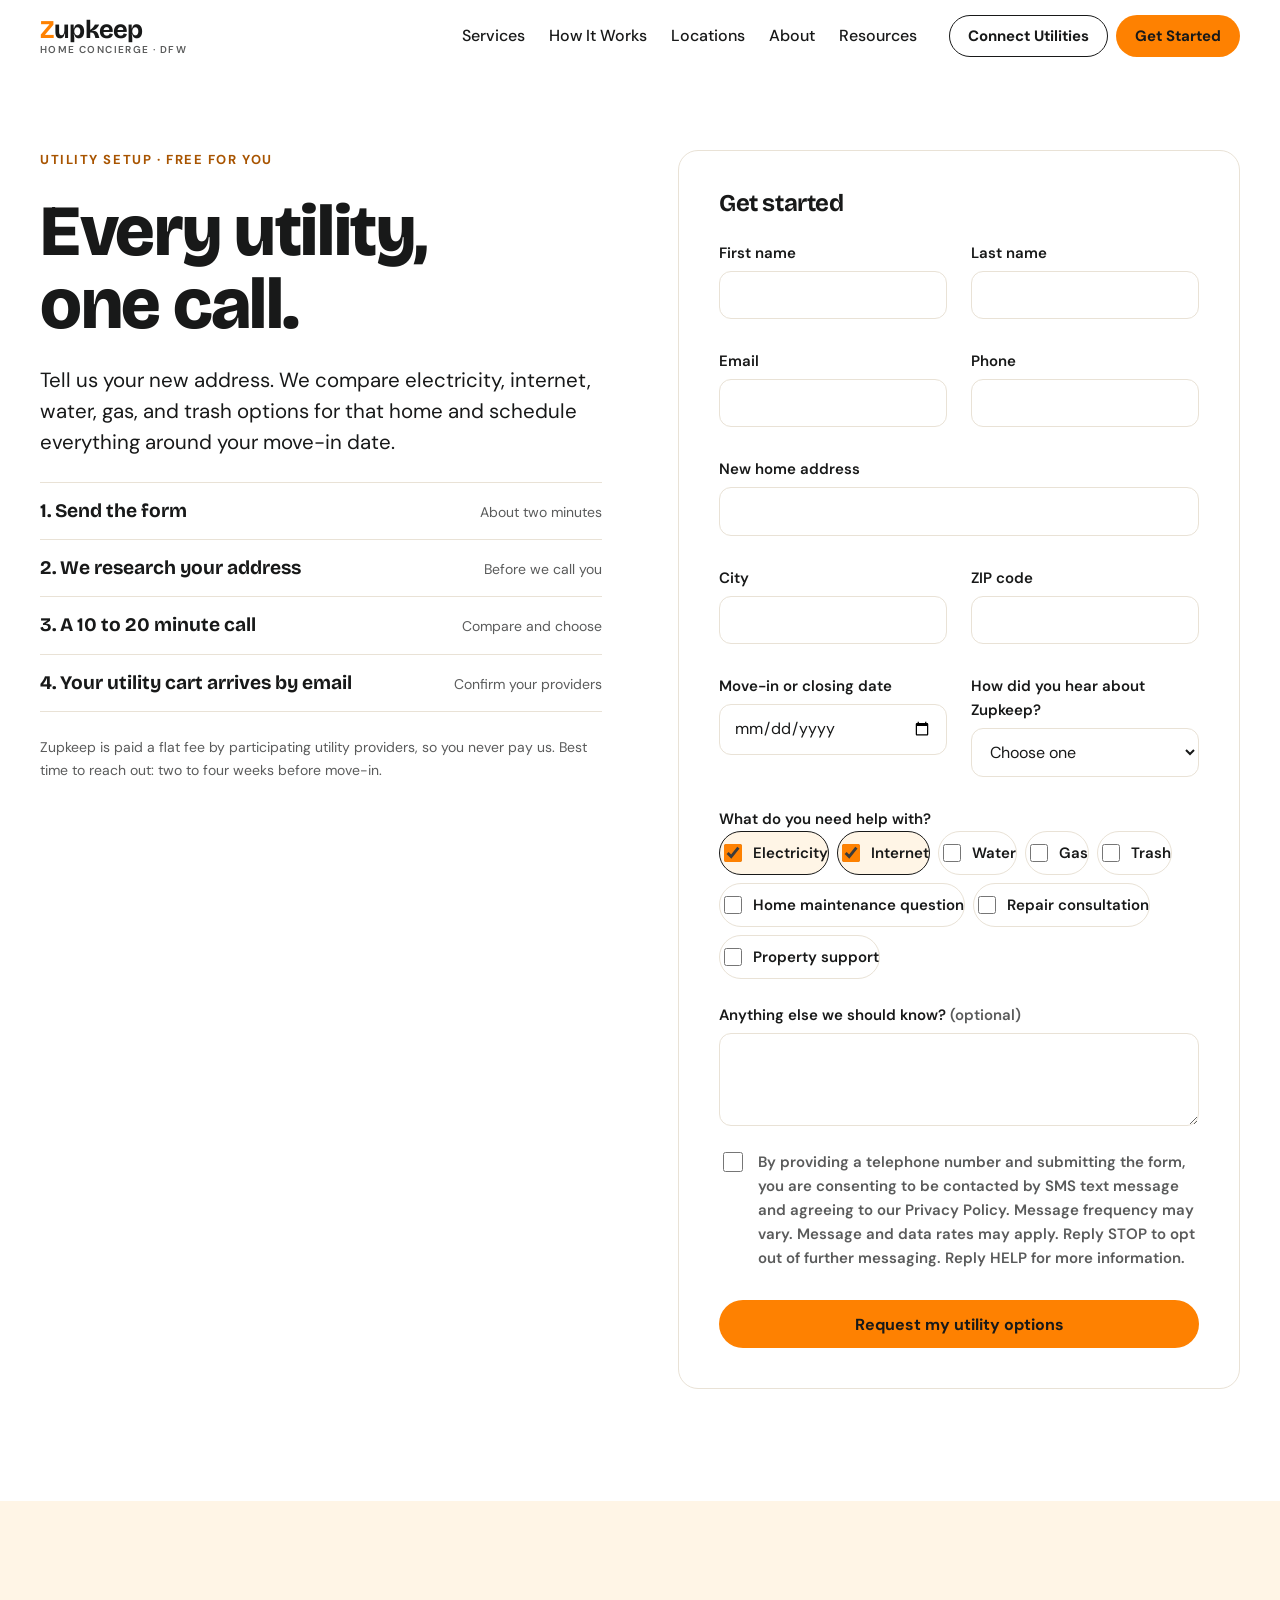
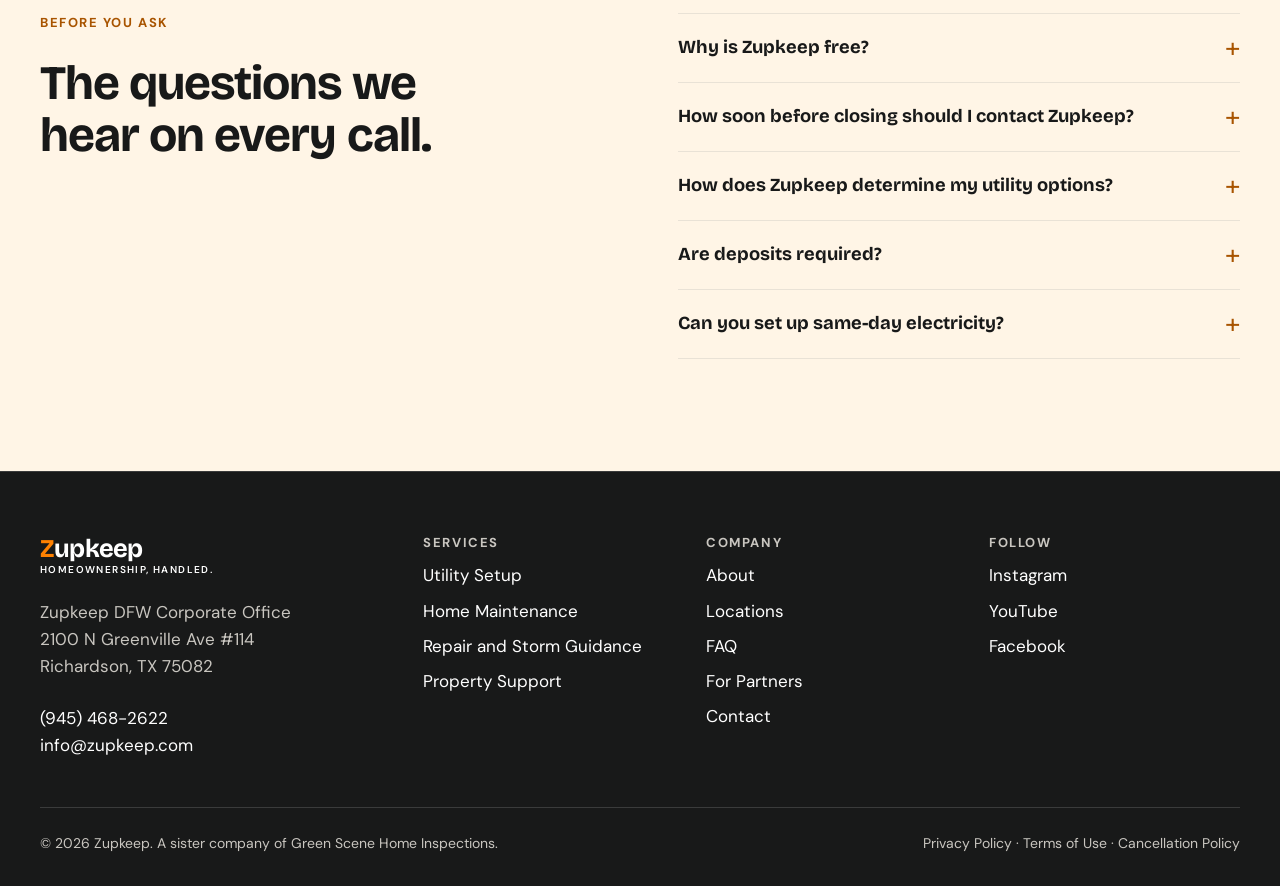
<file: utilities.html>
<!DOCTYPE html>
<html lang="en">
<head>
<meta charset="utf-8">
<meta name="viewport" content="width=device-width, initial-scale=1, viewport-fit=cover">
<title>Free Utility Setup in Dallas-Fort Worth | Zupkeep</title>
<meta name="robots" content="noindex, nofollow">
<meta name="description" content="Compare and set up electricity, internet, water, gas, and trash for your new DFW home in one call. Free for you, paid by providers.">
<link rel="canonical" href="https://www.zupkeep.com/utility-connection">
<meta property="og:type" content="website">
<meta property="og:site_name" content="Zupkeep">
<meta property="og:title" content="Free Utility Setup in Dallas-Fort Worth | Zupkeep">
<meta property="og:description" content="Compare and set up electricity, internet, water, gas, and trash for your new DFW home in one call. Free for you, paid by providers.">
<meta property="og:url" content="https://www.zupkeep.com/utility-connection">
<!-- TODO: replace with a real 1200x630 share image -->
<meta property="og:image" content="https://www.zupkeep.com/assets/images/og-zupkeep.jpg">
<meta name="twitter:card" content="summary_large_image">
<link rel="preconnect" href="https://fonts.googleapis.com">
<link rel="preconnect" href="https://fonts.gstatic.com" crossorigin>
<link rel="stylesheet" href="https://fonts.googleapis.com/css2?family=Bricolage+Grotesque:opsz,wght@12..96,600;12..96,700;12..96,800&family=DM+Sans:opsz,wght@9..40,400;9..40,500;9..40,600;9..40,700&display=swap">
<link rel="stylesheet" href="variables.css">
<link rel="stylesheet" href="global.css">
<link rel="stylesheet" href="components.css">
<link rel="stylesheet" href="responsive.css">
<script type="application/ld+json">{"@context": "https://schema.org", "@type": "FAQPage", "mainEntity": [{"@type": "Question", "name": "Why is Zupkeep free?", "acceptedAnswer": {"@type": "Answer", "text": "Zupkeep is paid a flat fee by participating utility providers, so you never pay us. You only pay the provider you choose. For Green Scene Home Inspections clients, it is a complimentary service."}}, {"@type": "Question", "name": "How soon before closing should I contact Zupkeep?", "acceptedAnswer": {"@type": "Answer", "text": "We suggest two to four weeks before moving in, or as early as possible."}}, {"@type": "Question", "name": "How does Zupkeep determine my utility options?", "acceptedAnswer": {"@type": "Answer", "text": "Zupkeep uses proprietary software to identify the options available for your address."}}, {"@type": "Question", "name": "Are deposits required?", "acceptedAnswer": {"@type": "Answer", "text": "Deposits are set by the utility provider and can be based on credit, identity verification, prior account history, or random selection. We will tell you what to expect and how to ask about waivers when available. If you have a credit freeze, you will need to temporarily lift it with the credit bureaus before enrollment."}}, {"@type": "Question", "name": "Can you set up same-day electricity?", "acceptedAnswer": {"@type": "Answer", "text": "Often, yes. It depends on the provider's cut-off times and meter access. Ask us early and we will make it happen when possible."}}]}</script>
</head>
<body>
<a class="skip-link" href="#main">Skip to content</a>
<header class="header">
  <div class="container header__inner">
    <!-- Wordmark stand-in. Replace with the Zupkeep logo file (SVG preferred) in assets/images/. -->
    <a class="logo" href="index.html" aria-label="Zupkeep home"><b><span>Z</span>upkeep</b><small>Home Concierge &middot; DFW</small></a>
    <button class="nav-toggle" type="button" aria-expanded="false" aria-controls="site-nav" aria-label="Menu"><span></span><span></span><span></span></button>
    <nav class="nav" id="site-nav" aria-label="Main">
      <ul class="nav__list">
        <li><a href="index.html#services">Services</a></li>
        <li><a href="index.html#how-it-works">How It Works</a></li>
        <li><a href="index.html#locations">Locations</a></li>
        <li><a href="index.html#team">About</a></li>
        <li><a href="index.html#faq">Resources</a></li>
      </ul>
      <div class="nav__cta">
        <a class="btn btn--secondary btn--sm" href="utilities.html" data-track="connect_utilities" data-placement="nav">Connect Utilities</a>
        <a class="btn btn--primary btn--sm" href="utilities.html#get-started" data-track="get_started" data-placement="nav">Get Started</a>
      </div>
      <p class="nav__phone">Or call <a href="tel:+19454682622" data-track="phone_click" data-placement="menu">(945) 468-2622</a></p>
    </nav>
  </div>
</header>
<main id="main">
<section class="hero">
  <div class="container split">
    <div class="stack">
      <p class="eyebrow">Utility setup &middot; Free for you</p>
      <h1>Every utility, one call.</h1>
      <p class="lead">Tell us your new address. We compare electricity, internet, water, gas, and trash options for that home and schedule everything around your move-in date.</p>
      <ol class="ruled" style="counter-reset:s">
        <li><strong>1. Send the form</strong><span>About two minutes</span></li>
        <li><strong>2. We research your address</strong><span>Before we call you</span></li>
        <li><strong>3. A 10 to 20 minute call</strong><span>Compare and choose</span></li>
        <li><strong>4. Your utility cart arrives by email</strong><span>Confirm your providers</span></li>
      </ol>
      <p class="muted" style="font-size:var(--text-small)">Zupkeep is paid a flat fee by participating utility providers, so you never pay us. Best time to reach out: two to four weeks before move-in.</p>
    </div>
    <!-- Lead form. Set data-endpoint to a GoHighLevel inbound webhook, Zapier or Make hook, or any JSON endpoint.
         In Wix: rebuild with Wix Forms using the same field names, or embed the GHL form. -->
    <form class="form" id="get-started" novalidate data-lead-form="utility_setup_request" data-track-submit="utility_setup_request" data-endpoint="">
      <h2 class="field--full" style="font-size:var(--text-h3)">Get started</h2>
      <div class="field"><label for="first_name">First name</label><input id="first_name" name="first_name" type="text" required autocomplete="given-name"><span class="field__error" id="first_name-error" role="alert"></span></div>
      <div class="field"><label for="last_name">Last name</label><input id="last_name" name="last_name" type="text" required autocomplete="family-name"><span class="field__error" id="last_name-error" role="alert"></span></div>
      <div class="field"><label for="email">Email</label><input id="email" name="email" type="email" required autocomplete="email"><span class="field__error" id="email-error" role="alert"></span></div>
      <div class="field"><label for="phone">Phone</label><input id="phone" name="phone" type="tel" required autocomplete="tel" inputmode="tel"><span class="field__error" id="phone-error" role="alert"></span></div>
      <div class="field field--full"><label for="address">New home address</label><input id="address" name="address" type="text" required autocomplete="street-address"><span class="field__error" id="address-error" role="alert"></span></div>
      <div class="field"><label for="city">City</label><input id="city" name="city" type="text" required autocomplete="address-level2"><span class="field__error" id="city-error" role="alert"></span></div>
      <div class="field"><label for="zip">ZIP code</label><input id="zip" name="zip" type="text" required autocomplete="postal-code" inputmode="numeric" maxlength="5"><span class="field__error" id="zip-error" role="alert"></span></div>
      <div class="field"><label for="move_in_date">Move-in or closing date</label><input id="move_in_date" name="move_in_date" type="date" required ><span class="field__error" id="move_in_date-error" role="alert"></span></div>
      <div class="field"><label for="heard_about">How did you hear about Zupkeep?</label><select id="heard_about" name="heard_about" required><option value="">Choose one</option><option>Green Scene Home Inspections</option><option>My realtor</option><option>Friend or family</option><option>Google search</option><option>Social media</option><option>Other</option></select><span class="field__error" id="heard_about-error" role="alert"></span></div>
      <fieldset class="field field--full"><legend>What do you need help with?</legend>
        <div class="checks">
          <label class="check"><input type="checkbox" name="service_needed" value="Electricity" checked>Electricity</label><label class="check"><input type="checkbox" name="service_needed" value="Internet" checked>Internet</label><label class="check"><input type="checkbox" name="service_needed" value="Water">Water</label><label class="check"><input type="checkbox" name="service_needed" value="Gas">Gas</label><label class="check"><input type="checkbox" name="service_needed" value="Trash">Trash</label><label class="check"><input type="checkbox" name="service_needed" value="Home maintenance question">Home maintenance question</label><label class="check"><input type="checkbox" name="service_needed" value="Repair consultation">Repair consultation</label><label class="check"><input type="checkbox" name="service_needed" value="Property support">Property support</label>
        </div>
      </fieldset>
      <div class="field field--full"><label for="details">Anything else we should know? <span class="muted">(optional)</span></label><textarea id="details" name="details" rows="3"></textarea></div>
      <div class="field field--full"><label class="consent" for="consent"><input id="consent" name="consent" type="checkbox" value="yes" required><span>By providing a telephone number and submitting the form, you are consenting to be contacted by SMS text message and agreeing to our Privacy Policy. Message frequency may vary. Message and data rates may apply. Reply STOP to opt out of further messaging. Reply HELP for more information.</span></label><span class="field__error" id="consent-error" role="alert"></span></div>
      <div class="field field--full"><button class="btn btn--primary" type="submit">Request my utility options</button></div>
      <p class="form__status" tabindex="-1" hidden></p>
    </form>
  </div>
</section>
<section class="section section--surface">
  <div class="container split">
    <div class="stack"><p class="eyebrow">Before you ask</p><h2>The questions we hear on every call.</h2></div>
    <div class="faq">
  <div class="faq__item">
    <h3 style="font-size:inherit"><button class="faq__q" type="button" aria-expanded="false" aria-controls="faq-0">Why is Zupkeep free?</button></h3>
    <div class="faq__a" id="faq-0" hidden><p>Zupkeep is paid a flat fee by participating utility providers, so you never pay us. You only pay the provider you choose. For Green Scene Home Inspections clients, it is a complimentary service.</p></div>
  </div>
  <div class="faq__item">
    <h3 style="font-size:inherit"><button class="faq__q" type="button" aria-expanded="false" aria-controls="faq-1">How soon before closing should I contact Zupkeep?</button></h3>
    <div class="faq__a" id="faq-1" hidden><p>We suggest two to four weeks before moving in, or as early as possible.</p></div>
  </div>
  <div class="faq__item">
    <h3 style="font-size:inherit"><button class="faq__q" type="button" aria-expanded="false" aria-controls="faq-2">How does Zupkeep determine my utility options?</button></h3>
    <div class="faq__a" id="faq-2" hidden><p>Zupkeep uses proprietary software to identify the options available for your address.</p></div>
  </div>
  <div class="faq__item">
    <h3 style="font-size:inherit"><button class="faq__q" type="button" aria-expanded="false" aria-controls="faq-3">Are deposits required?</button></h3>
    <div class="faq__a" id="faq-3" hidden><p>Deposits are set by the utility provider and can be based on credit, identity verification, prior account history, or random selection. We will tell you what to expect and how to ask about waivers when available. If you have a credit freeze, you will need to temporarily lift it with the credit bureaus before enrollment.</p></div>
  </div>
  <div class="faq__item">
    <h3 style="font-size:inherit"><button class="faq__q" type="button" aria-expanded="false" aria-controls="faq-4">Can you set up same-day electricity?</button></h3>
    <div class="faq__a" id="faq-4" hidden><p>Often, yes. It depends on the provider's cut-off times and meter access. Ask us early and we will make it happen when possible.</p></div>
  </div>
</div>
  </div>
</section>
</main>
<footer class="footer">
  <div class="container">
    <div class="footer__grid">
      <div class="stack">
        <a class="logo" href="index.html" aria-label="Zupkeep home"><b><span>Z</span>upkeep</b><small>Homeownership, handled.</small></a>
        <address>Zupkeep DFW Corporate Office<br>2100 N Greenville Ave #114<br>Richardson, TX 75082</address>
        <p><a href="tel:+19454682622" data-track="phone_click" data-placement="footer">(945) 468-2622</a><br><a href="mailto:info@zupkeep.com" data-track="email_click" data-placement="footer">info@zupkeep.com</a></p>
      </div>
      <nav aria-label="Services">
        <h3>Services</h3>
        <ul>
          <li><a href="utilities.html">Utility Setup</a></li>
          <li><a href="index.html#services">Home Maintenance</a></li>
          <li><a href="index.html#services">Repair and Storm Guidance</a></li>
          <li><a href="index.html#services">Property Support</a></li>
        </ul>
      </nav>
      <nav aria-label="Company">
        <h3>Company</h3>
        <ul>
          <li><a href="index.html#team">About</a></li>
          <li><a href="index.html#locations">Locations</a></li>
          <li><a href="index.html#faq">FAQ</a></li>
          <li><a href="https://www.zupkeep.com/contact-us" data-track="partner_with_zupkeep" data-placement="footer">For Partners</a></li>
          <li><a href="https://www.zupkeep.com/contact-us" data-track="contact_zupkeep" data-placement="footer">Contact</a></li>
        </ul>
      </nav>
      <nav aria-label="Follow">
        <h3>Follow</h3>
        <ul>
          <li><a href="https://www.instagram.com/zupkeep" rel="noopener">Instagram</a></li>
          <li><a href="https://youtube.com/@zupkeep" rel="noopener">YouTube</a></li>
          <li><a href="https://www.zupkeep.com/" rel="noopener">Facebook</a><!-- TODO: paste the Facebook page URL --></li>
        </ul>
      </nav>
    </div>
    <div class="footer__legal">
      <span>&copy; <span data-year>2026</span> Zupkeep. A sister company of <a href="https://www.greenscenehomeinspections.com/" rel="noopener">Green Scene Home Inspections</a>.</span>
      <span><!-- TODO: point these at the final policy URLs once confirmed by the business -->
        <a href="https://www.zupkeep.com/blank">Privacy Policy</a> &middot; <a href="https://www.zupkeep.com/">Terms of Use</a> &middot; <a href="https://www.zupkeep.com/">Cancellation Policy</a></span>
    </div>
  </div>
</footer>
<div class="actionbar">
  <a class="btn btn--secondary" href="tel:+19454682622" data-track="phone_click" data-placement="actionbar">Call</a>
  <a class="btn btn--primary" href="utilities.html#get-started" data-track="get_started" data-placement="actionbar">Get Started</a>
</div>
<script src="main.js" defer></script>
</body>
</html>
</file>
<file: variables.css>
/* Zupkeep design tokens. Every component reads from here. */
:root {
  --zupkeep-primary: #FE8101;
  --zupkeep-primary-hover: #E57300;
  --zupkeep-secondary: #181919;
  --zupkeep-accent: #FFC21A;
  --zupkeep-accent-text: #A85400;
  --zupkeep-background: #FFFFFF;
  --zupkeep-surface: #FFF5E6;
  --zupkeep-text: #181919;
  --zupkeep-muted: #5A5B5B;
  --zupkeep-border: #E9E2D6;
  --zupkeep-on-dark: #FFFFFF;
  --zupkeep-on-dark-muted: #C9C6C0;
  --zupkeep-dark-border: #3A3B3B;
  --zupkeep-error: #B3261E;

  --zupkeep-display-font: "Bricolage Grotesque", "Montserrat", system-ui, sans-serif;
  --zupkeep-heading-font: "Bricolage Grotesque", "Montserrat", system-ui, sans-serif;
  --zupkeep-body-font: "DM Sans", system-ui, -apple-system, "Segoe UI", sans-serif;

  --text-display: clamp(2.5rem, 6vw, 4.5rem);
  --text-h2: clamp(1.9rem, 4vw, 3rem);
  --text-h3: clamp(1.25rem, 2vw, 1.5rem);
  --text-body: 1.0625rem;
  --text-small: 0.875rem;
  --text-eyebrow: 0.8125rem;

  --space-1: 4px; --space-2: 8px; --space-3: 12px; --space-4: 16px;
  --space-5: 24px; --space-6: 32px; --space-7: 48px; --space-8: 64px;
  --section-pad: clamp(64px, 9vw, 112px);
  --gutter: clamp(16px, 4vw, 40px);

  --radius-sm: 6px;
  --radius-md: 12px;
  --radius-lg: 20px;
  --radius-pill: 999px;
  --container-width: 1200px;
  --ease: 200ms ease;
}
</file>
<file: global.css>
*, *::before, *::after { box-sizing: border-box; }
html { scroll-behavior: smooth; scroll-padding-top: 88px; -webkit-text-size-adjust: 100%; }
body {
  margin: 0; background: var(--zupkeep-background); color: var(--zupkeep-text);
  font-family: var(--zupkeep-body-font); font-size: var(--text-body); line-height: 1.6;
  -webkit-font-smoothing: antialiased;
}
img { max-width: 100%; height: auto; display: block; }
h1, h2, h3 { font-family: var(--zupkeep-heading-font); line-height: 1.08; margin: 0; text-wrap: balance; letter-spacing: -0.02em; }
h1 { font-family: var(--zupkeep-display-font); font-size: var(--text-display); font-weight: 800; line-height: 1.02; }
h2 { font-size: var(--text-h2); font-weight: 700; }
h3 { font-size: var(--text-h3); font-weight: 700; letter-spacing: -0.01em; }
p { margin: 0; max-width: 62ch; }
ul, ol { margin: 0; padding: 0; list-style: none; }
a { color: inherit; }
:focus-visible { outline: 3px solid var(--zupkeep-text); outline-offset: 3px; border-radius: var(--radius-sm); }
.section--dark :focus-visible, .footer :focus-visible { outline-color: var(--zupkeep-accent); }

.container { width: 100%; max-width: calc(var(--container-width) + 2 * var(--gutter)); margin-inline: auto; padding-inline: var(--gutter); }
.section { padding-block: var(--section-pad); }
.section--surface { background: var(--zupkeep-surface); }
.section--dark { background: var(--zupkeep-secondary); color: var(--zupkeep-on-dark); }
.section--dark .muted { color: var(--zupkeep-on-dark-muted); }
.muted { color: var(--zupkeep-muted); }
.lead { font-size: clamp(1.1rem, 1.6vw, 1.3rem); line-height: 1.5; }
.stack { display: flex; flex-direction: column; gap: var(--space-5); }
.stack--lg { gap: var(--space-7); }
.split { display: grid; grid-template-columns: minmax(0, 1fr) minmax(0, 1fr); gap: clamp(32px, 6vw, 88px); align-items: start; }
.split--center { align-items: center; }
.split > * { min-width: 0; }
.visually-hidden { position: absolute; width: 1px; height: 1px; overflow: hidden; clip: rect(0 0 0 0); white-space: nowrap; }
.skip-link { position: absolute; left: -999px; top: 8px; background: var(--zupkeep-text); color: var(--zupkeep-on-dark); padding: 10px 16px; border-radius: var(--radius-sm); z-index: 100; }
.skip-link:focus { left: 8px; }

.js .reveal { opacity: .35; transform: translateY(18px); transition: opacity 400ms ease, transform 400ms ease; }
.js .reveal.is-in { opacity: 1; transform: none; }
@media (prefers-reduced-motion: reduce) {
  html { scroll-behavior: auto; }
  .js .reveal { opacity: 1; transform: none; transition: none; }
  * { transition-duration: 0ms !important; }
}
</file>
<file: components.css>
/* ---------- Eyebrow, badge, stripe ---------- */
.eyebrow { font-size: var(--text-eyebrow); font-weight: 700; letter-spacing: .12em; text-transform: uppercase; color: var(--zupkeep-accent-text); }
.section--dark .eyebrow { color: var(--zupkeep-accent); }
.badge { display: inline-flex; align-items: center; gap: 8px; font-size: var(--text-eyebrow); font-weight: 600; padding: 6px 12px; border-radius: var(--radius-pill); background: var(--zupkeep-surface); color: var(--zupkeep-text); border: 1px solid var(--zupkeep-border); }
.badge--flag { background: var(--zupkeep-accent); border-color: var(--zupkeep-accent); }
.stripe { height: 14px; background: repeating-linear-gradient(115deg, var(--zupkeep-secondary) 0 14px, var(--zupkeep-accent) 14px 28px); }

/* ---------- Buttons and links ---------- */
.btn { display: inline-flex; align-items: center; justify-content: center; gap: 8px; min-height: 48px; padding: 12px 24px; border-radius: var(--radius-pill); border: 1.5px solid transparent; font: 700 1rem/1.2 var(--zupkeep-body-font); text-decoration: none; cursor: pointer; transition: background var(--ease), color var(--ease), border-color var(--ease), transform var(--ease); }
.btn:active { transform: translateY(1px); }
.btn--primary { background: var(--zupkeep-primary); color: var(--zupkeep-text); }
.btn--primary:hover { background: var(--zupkeep-primary-hover); }
.btn--secondary { background: transparent; color: var(--zupkeep-text); border-color: var(--zupkeep-text); }
.btn--secondary:hover { background: var(--zupkeep-text); color: var(--zupkeep-on-dark); }
.section--dark .btn--secondary { color: var(--zupkeep-on-dark); border-color: var(--zupkeep-on-dark); }
.section--dark .btn--secondary:hover { background: var(--zupkeep-on-dark); color: var(--zupkeep-text); }
.btn--sm { min-height: 42px; padding: 8px 18px; font-size: .9375rem; }
.btn-row { display: flex; flex-wrap: wrap; gap: var(--space-3); }
.link { display: inline-flex; align-items: center; gap: 6px; font-weight: 700; text-decoration: underline; text-decoration-color: var(--zupkeep-primary); text-decoration-thickness: 2px; text-underline-offset: 5px; }
.link::after { content: "\2192"; transition: transform var(--ease); }
.link:hover::after { transform: translateX(4px); }

/* ---------- Header ---------- */
.header { position: sticky; top: env(safe-area-inset-top, 0px); z-index: 50; background: var(--zupkeep-background); border-bottom: 1px solid transparent; transition: border-color var(--ease); }
.header.is-scrolled { border-bottom-color: var(--zupkeep-border); }
.header__inner { display: flex; align-items: center; justify-content: space-between; gap: var(--space-5); min-height: 72px; }
.logo { font: 800 1.6rem/1 var(--zupkeep-display-font); letter-spacing: -0.03em; text-decoration: none; color: var(--zupkeep-text); display: inline-flex; flex-direction: column; gap: 3px; }
.logo span { color: var(--zupkeep-primary); }
.logo small { font: 600 .625rem/1 var(--zupkeep-body-font); letter-spacing: .14em; text-transform: uppercase; color: var(--zupkeep-muted); }
.footer .logo, .footer .logo small { color: var(--zupkeep-on-dark); }
.nav { display: flex; align-items: center; gap: var(--space-6); }
.nav__list { display: flex; gap: var(--space-5); }
.nav__list a { text-decoration: none; font-weight: 500; font-size: 1rem; padding-block: 8px; border-bottom: 2px solid transparent; transition: border-color var(--ease); }
.nav__list a:hover, .nav__list a[aria-current="page"] { border-bottom-color: var(--zupkeep-primary); }
.nav__cta { display: flex; gap: var(--space-2); }
.nav-toggle { display: none; width: 48px; height: 48px; border: 0; background: none; cursor: pointer; padding: 12px; }
.nav-toggle span { display: block; height: 2px; background: var(--zupkeep-text); margin-block: 5px; transition: transform var(--ease), opacity var(--ease); }
.nav-toggle[aria-expanded="true"] span:nth-child(1) { transform: translateY(7px) rotate(45deg); }
.nav-toggle[aria-expanded="true"] span:nth-child(2) { opacity: 0; }
.nav-toggle[aria-expanded="true"] span:nth-child(3) { transform: translateY(-7px) rotate(-45deg); }
.nav__phone { display: none; }

/* ---------- Photo placeholder (swap for real photography) ---------- */
.photo { position: relative; border-radius: var(--radius-lg); overflow: hidden; background: var(--zupkeep-surface) repeating-linear-gradient(115deg, transparent 0 22px, rgba(254,129,1,.08) 22px 44px); border: 1px solid var(--zupkeep-border); aspect-ratio: 4 / 5; max-width: 100%; display: flex; align-items: flex-end; padding: var(--space-5); }
.photo--wide { aspect-ratio: 4 / 3; }
.photo--portrait { aspect-ratio: 3 / 4; }
.photo img { position: absolute; inset: 0; width: 100%; height: 100%; object-fit: cover; }
.photo__note { font-size: var(--text-small); color: var(--zupkeep-muted); max-width: 30ch; }
.photo__note b { display: block; color: var(--zupkeep-text); font-size: var(--text-eyebrow); letter-spacing: .1em; text-transform: uppercase; }
.photo__tags { position: absolute; top: var(--space-5); left: var(--space-5); display: flex; flex-direction: column; gap: var(--space-2); align-items: flex-start; }
.tag { display: inline-flex; align-items: center; gap: 8px; background: var(--zupkeep-background); border-radius: var(--radius-pill); padding: 8px 14px; font-size: var(--text-small); font-weight: 600; box-shadow: 0 6px 18px rgba(24,25,25,.10); }
.tag::before { content: ""; width: 8px; height: 8px; border-radius: 50%; background: var(--zupkeep-primary); }

/* ---------- Hero ---------- */
.hero { padding-block: clamp(40px, 6vw, 88px) var(--section-pad); }
.hero__note { font-size: var(--text-small); color: var(--zupkeep-muted); }
.hero__note a { font-weight: 600; }

/* ---------- Value strip ---------- */
.strip { border-block: 1px solid var(--zupkeep-border); padding-block: var(--space-6); }
.strip__inner { display: flex; flex-wrap: wrap; align-items: center; justify-content: space-between; gap: var(--space-5); }
.strip__line { font: 700 clamp(1.1rem, 2vw, 1.4rem)/1.2 var(--zupkeep-heading-font); }
.strip__list { display: flex; flex-wrap: wrap; gap: var(--space-2) var(--space-6); font-weight: 600; }
.strip__list a { text-decoration: none; display: inline-flex; align-items: center; gap: 10px; }
.strip__list a::before { content: ""; width: 8px; height: 8px; background: var(--zupkeep-primary); border-radius: 50%; }
.strip__list a:hover { text-decoration: underline; }

/* ---------- Ruled list ---------- */
.ruled > li { padding-block: var(--space-4); border-top: 1px solid var(--zupkeep-border); display: flex; justify-content: space-between; gap: var(--space-4); align-items: baseline; }
.ruled > li:last-child { border-bottom: 1px solid var(--zupkeep-border); }
.ruled strong { font: 700 1.2rem/1.2 var(--zupkeep-heading-font); }
.ruled span { color: var(--zupkeep-muted); font-size: var(--text-small); text-align: right; }
.section--dark .ruled > li { border-color: var(--zupkeep-dark-border); }
.section--dark .ruled span { color: var(--zupkeep-on-dark-muted); }

/* ---------- Service cards ---------- */
.cards { display: grid; grid-template-columns: repeat(4, minmax(0, 1fr)); gap: var(--space-5); }
.card { background: var(--zupkeep-surface); border-radius: var(--radius-lg); padding: 28px; display: flex; flex-direction: column; gap: var(--space-4); transition: transform var(--ease), box-shadow var(--ease); }
.section--surface .card { background: var(--zupkeep-background); }
.card:hover { transform: translateY(-4px); box-shadow: 0 16px 32px rgba(24,25,25,.08); }
.card__num { font: 800 .9rem/1 var(--zupkeep-heading-font); color: var(--zupkeep-accent-text); letter-spacing: .08em; }
.card__list { display: flex; flex-direction: column; gap: 6px; font-size: .9375rem; color: var(--zupkeep-muted); flex: 1; }
.card__list li { padding-left: 16px; position: relative; }
.card__list li::before { content: ""; position: absolute; left: 0; top: .65em; width: 6px; height: 2px; background: var(--zupkeep-primary); }
.card p { font-size: 1rem; }

/* ---------- Steps ---------- */
.steps { display: grid; grid-template-columns: repeat(3, minmax(0, 1fr)); gap: var(--space-6); counter-reset: step; }
.step { border-top: 3px solid var(--zupkeep-text); padding-top: var(--space-5); display: flex; flex-direction: column; gap: var(--space-3); }
.step::before { counter-increment: step; content: "0" counter(step); font: 800 clamp(2.5rem, 5vw, 4rem)/1 var(--zupkeep-display-font); color: var(--zupkeep-primary); }

/* ---------- Pillars ---------- */
.pillars { display: grid; grid-template-columns: repeat(4, minmax(0, 1fr)); gap: var(--space-6); }
.pillar { display: flex; flex-direction: column; gap: var(--space-2); border-top: 1px solid var(--zupkeep-border); padding-top: var(--space-5); }
.pillar h3 { text-transform: uppercase; letter-spacing: .04em; }
.pillar em { font-style: normal; font-weight: 600; color: var(--zupkeep-accent-text); }

/* ---------- Team ---------- */
.team { display: grid; grid-template-columns: repeat(2, minmax(0, 1fr)); gap: var(--space-5); }
.person { display: flex; flex-direction: column; gap: var(--space-3); }
.person__nick { font: 700 1.35rem/1.15 var(--zupkeep-heading-font); }
.person__name { font-weight: 600; }

/* ---------- Note band (Green Scene, free model) ---------- */
.note { border: 1px solid var(--zupkeep-border); border-radius: var(--radius-lg); padding: clamp(24px, 4vw, 48px); display: grid; grid-template-columns: minmax(0, 1.2fr) minmax(0, 1fr); gap: var(--space-6); align-items: center; background: var(--zupkeep-background); }
.section--dark .note { background: transparent; border-color: var(--zupkeep-dark-border); }

/* ---------- Locations ---------- */
.cities { display: grid; grid-template-columns: repeat(4, minmax(0, 1fr)); gap: 0 var(--space-5); }
.cities a { display: flex; justify-content: space-between; padding-block: var(--space-4); border-top: 1px solid var(--zupkeep-border); text-decoration: none; font: 700 1.15rem/1.2 var(--zupkeep-heading-font); }
.cities a::after { content: "\2192"; color: var(--zupkeep-accent-text); transition: transform var(--ease); }
.cities a:hover::after { transform: translateX(4px); }
.cities span { display: flex; padding-block: var(--space-4); border-top: 1px solid var(--zupkeep-border); font: 700 1.15rem/1.2 var(--zupkeep-heading-font); color: var(--zupkeep-muted); }

/* ---------- Testimonials ---------- */
.quotes { display: grid; grid-template-columns: repeat(3, minmax(0, 1fr)); gap: var(--space-5); }
.quote { border: 1.5px dashed var(--zupkeep-border); border-radius: var(--radius-lg); padding: 28px; display: flex; flex-direction: column; gap: var(--space-4); margin: 0; }
.quote blockquote { margin: 0; font: 600 1.15rem/1.4 var(--zupkeep-heading-font); color: var(--zupkeep-muted); }
.quote figcaption { font-size: var(--text-small); color: var(--zupkeep-muted); }

/* ---------- FAQ ---------- */
.faq__item { border-top: 1px solid var(--zupkeep-border); }
.faq__item:last-child { border-bottom: 1px solid var(--zupkeep-border); }
.faq__q { width: 100%; display: flex; justify-content: space-between; align-items: center; gap: var(--space-4); padding: 20px 0; min-height: 48px; background: none; border: 0; cursor: pointer; text-align: left; color: inherit; font: 700 1.15rem/1.3 var(--zupkeep-heading-font); }
.faq__q::after { content: "+"; font: 400 1.75rem/1 var(--zupkeep-body-font); color: var(--zupkeep-accent-text); transition: transform var(--ease); flex: none; }
.faq__q[aria-expanded="true"]::after { transform: rotate(45deg); }
.faq__a { padding-bottom: 20px; color: var(--zupkeep-muted); }

/* ---------- Final CTA ---------- */
.final { text-align: left; }
.final h2 { font-size: var(--text-display); font-family: var(--zupkeep-display-font); font-weight: 800; }
.final h2 span { color: var(--zupkeep-primary); display: block; }
.contact-line { font-weight: 600; user-select: all; }

/* ---------- Footer ---------- */
.footer { background: var(--zupkeep-secondary); color: var(--zupkeep-on-dark); padding-block: var(--space-8) var(--space-6); border-top: 1px solid var(--zupkeep-dark-border); }
.footer__grid { display: grid; grid-template-columns: 1.4fr repeat(3, minmax(0, 1fr)); gap: var(--space-6); }
.footer h3 { font-size: var(--text-eyebrow); letter-spacing: .12em; text-transform: uppercase; color: var(--zupkeep-on-dark-muted); margin-bottom: var(--space-3); font-family: var(--zupkeep-body-font); }
.footer li { margin-bottom: var(--space-2); }
.footer a { text-decoration: none; }
.footer a:hover { text-decoration: underline; }
.footer address { font-style: normal; color: var(--zupkeep-on-dark-muted); }
.footer__legal { margin-top: var(--space-7); padding-top: var(--space-5); border-top: 1px solid var(--zupkeep-dark-border); display: flex; flex-wrap: wrap; gap: var(--space-3) var(--space-5); justify-content: space-between; font-size: var(--text-small); color: var(--zupkeep-on-dark-muted); }

/* ---------- Mobile action bar ---------- */
.actionbar { display: none; }

/* ---------- Forms ---------- */
.form { display: grid; grid-template-columns: repeat(2, minmax(0, 1fr)); gap: var(--space-5); background: var(--zupkeep-background); border: 1px solid var(--zupkeep-border); border-radius: var(--radius-lg); padding: clamp(20px, 4vw, 40px); }
.field { display: flex; flex-direction: column; gap: 6px; min-width: 0; }
.field--full { grid-column: 1 / -1; }
.field label, .field legend { font-weight: 600; font-size: .9375rem; padding: 0; }
.field input, .field select, .field textarea { font: 400 1rem/1.4 var(--zupkeep-body-font); color: var(--zupkeep-text); background: var(--zupkeep-background); border: 1.5px solid var(--zupkeep-border); border-radius: var(--radius-md); padding: 12px 14px; min-height: 48px; width: 100%; transition: border-color var(--ease); }
.field input:focus, .field select:focus, .field textarea:focus { border-color: var(--zupkeep-primary); outline: none; box-shadow: 0 0 0 3px rgba(254,129,1,.25); }
.field [aria-invalid="true"] { border-color: var(--zupkeep-error); }
.field__error { color: var(--zupkeep-error); font-size: var(--text-small); min-height: 0; }
fieldset.field { border: 0; margin: 0; padding: 0; }
.checks { display: flex; flex-wrap: wrap; gap: var(--space-2); }
.check { display: inline-flex; align-items: center; gap: 8px; border: 1.5px solid var(--zupkeep-border); border-radius: var(--radius-pill); padding: 10px 16px; min-height: 44px; cursor: pointer; font-weight: 500; }
.check:has(input:checked) { border-color: var(--zupkeep-text); background: var(--zupkeep-surface); }
.check input { width: 18px; height: 18px; min-height: 0; accent-color: var(--zupkeep-primary); }
.consent { display: flex; gap: 12px; align-items: flex-start; font-size: var(--text-small); color: var(--zupkeep-muted); }
.consent input { width: 20px; height: 20px; min-height: 0; flex: none; margin-top: 2px; accent-color: var(--zupkeep-primary); }
.form__status { grid-column: 1 / -1; padding: var(--space-4); border-radius: var(--radius-md); background: var(--zupkeep-surface); font-weight: 600; }
</file>
<file: responsive.css>
/* Tablet */
@media (max-width: 1024px) {
  .cards, .pillars { grid-template-columns: repeat(2, minmax(0, 1fr)); }
  .cities { grid-template-columns: repeat(2, minmax(0, 1fr)); }
  .footer__grid { grid-template-columns: repeat(2, minmax(0, 1fr)); }
  .nav__list { gap: var(--space-4); }
  .nav__cta .btn--secondary { display: none; }
}
/* Mobile: its own layout, not a shrunken desktop */
@media (max-width: 820px) {
  .nav-toggle { display: block; }
  .nav { position: fixed; inset: calc(72px + env(safe-area-inset-top, 0px)) 0 0 0; background: var(--zupkeep-background); flex-direction: column; align-items: stretch; justify-content: flex-start; gap: var(--space-6); padding: var(--space-6) var(--gutter); overflow-y: auto; visibility: hidden; opacity: 0; transition: opacity var(--ease), visibility var(--ease); }
  .nav.is-open { visibility: visible; opacity: 1; }
  .nav__list { flex-direction: column; gap: 0; }
  .nav__list a { display: block; font: 700 1.6rem/1.2 var(--zupkeep-heading-font); padding-block: 14px; border-bottom: 1px solid var(--zupkeep-border); }
  .nav__cta { flex-direction: column; }
  .nav__cta .btn--secondary { display: inline-flex; }
  .nav__cta .btn { min-height: 52px; font-size: 1rem; }
  .nav__phone { display: block; font-weight: 600; }
  .split, .note { grid-template-columns: minmax(0, 1fr); }
  .steps { grid-template-columns: minmax(0, 1fr); gap: 0; }
  .step { border-top: 0; border-left: 3px solid var(--zupkeep-text); padding: 0 0 var(--space-6) var(--space-5); }
  .step:last-child { padding-bottom: 0; }
  .quotes, .team { grid-template-columns: minmax(0, 1fr); }
  .hero .photo { aspect-ratio: 4 / 3; }
  .photo--portrait { aspect-ratio: 4 / 3; }
  .strip__inner { flex-direction: column; align-items: flex-start; }
  .form { grid-template-columns: minmax(0, 1fr); }
  body { padding-bottom: calc(72px + env(safe-area-inset-bottom, 0px)); }
  .actionbar { display: grid; grid-template-columns: 1fr 1.4fr; gap: var(--space-2); position: fixed; left: 0; right: 0; bottom: 0; z-index: 40; background: var(--zupkeep-background); border-top: 1px solid var(--zupkeep-border); padding: 12px var(--gutter) calc(12px + env(safe-area-inset-bottom, 0px)); }
}
@media (max-width: 560px) {
  .cards, .pillars, .footer__grid { grid-template-columns: minmax(0, 1fr); }
  .hero .btn-row .btn, .final .btn-row .btn { width: 100%; }
  .ruled > li { flex-direction: column; gap: 2px; }
  .ruled span { text-align: left; }
  .cities a, .cities span { font-size: 1rem; }
}
</file>
